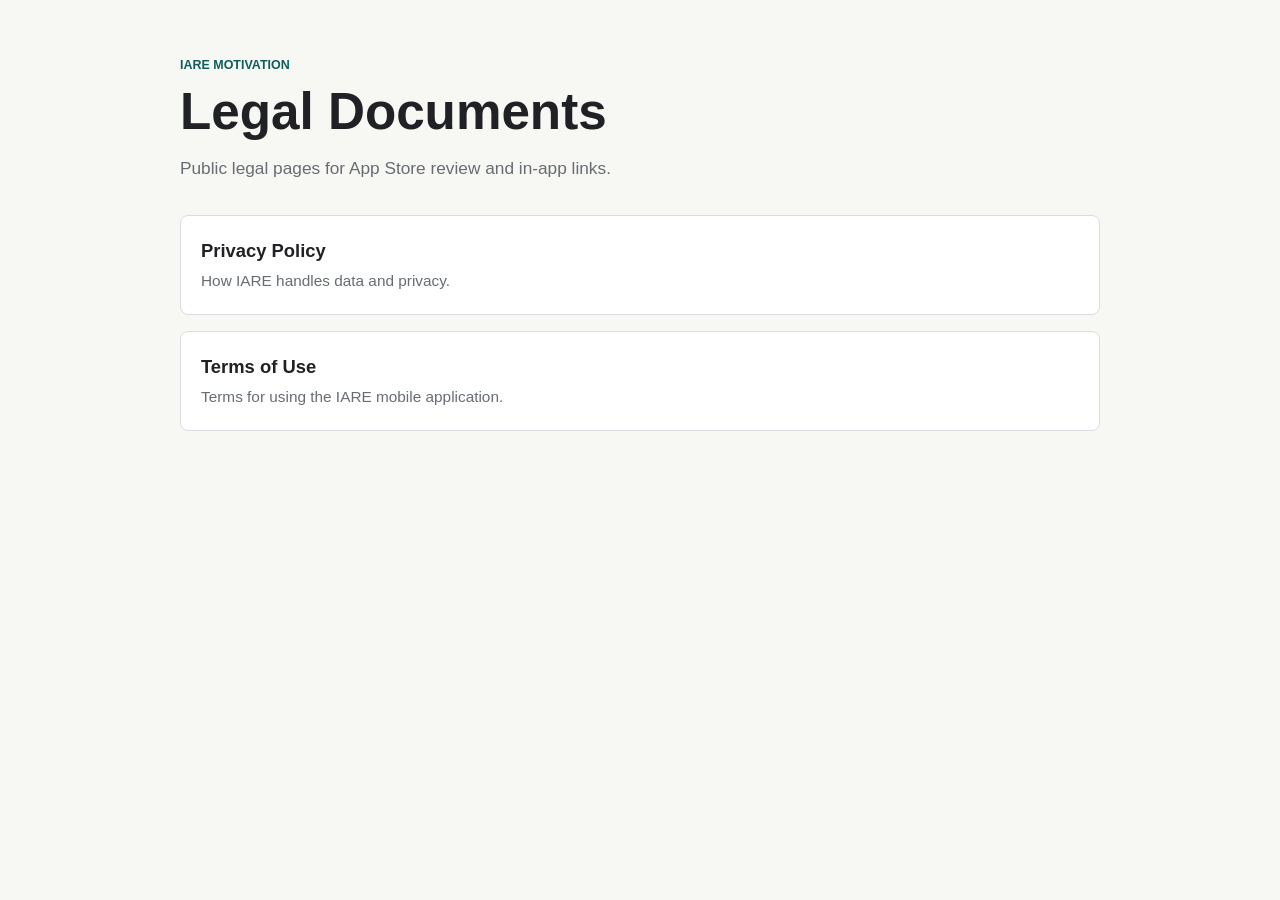
<file: index.html>
<!doctype html>
<html lang="en">
<head>
  <meta charset="utf-8">
  <meta name="viewport" content="width=device-width, initial-scale=1">
  <title>IARE Motivation Legal</title>
  <meta name="description" content="Legal documents for the IARE Motivation mobile application.">
  <link rel="stylesheet" href="styles.css">
</head>
<body>
  <main class="page">
    <header class="hero">
      <p class="eyebrow">IARE Motivation</p>
      <h1>Legal Documents</h1>
      <p class="lede">Public legal pages for App Store review and in-app links.</p>
    </header>

    <section class="links" aria-label="Legal document links">
      <a class="document-link" href="privacy.html">
        <span>Privacy Policy</span>
        <small>How IARE handles data and privacy.</small>
      </a>
      <a class="document-link" href="terms.html">
        <span>Terms of Use</span>
        <small>Terms for using the IARE mobile application.</small>
      </a>
    </section>
  </main>
</body>
</html>
</file>
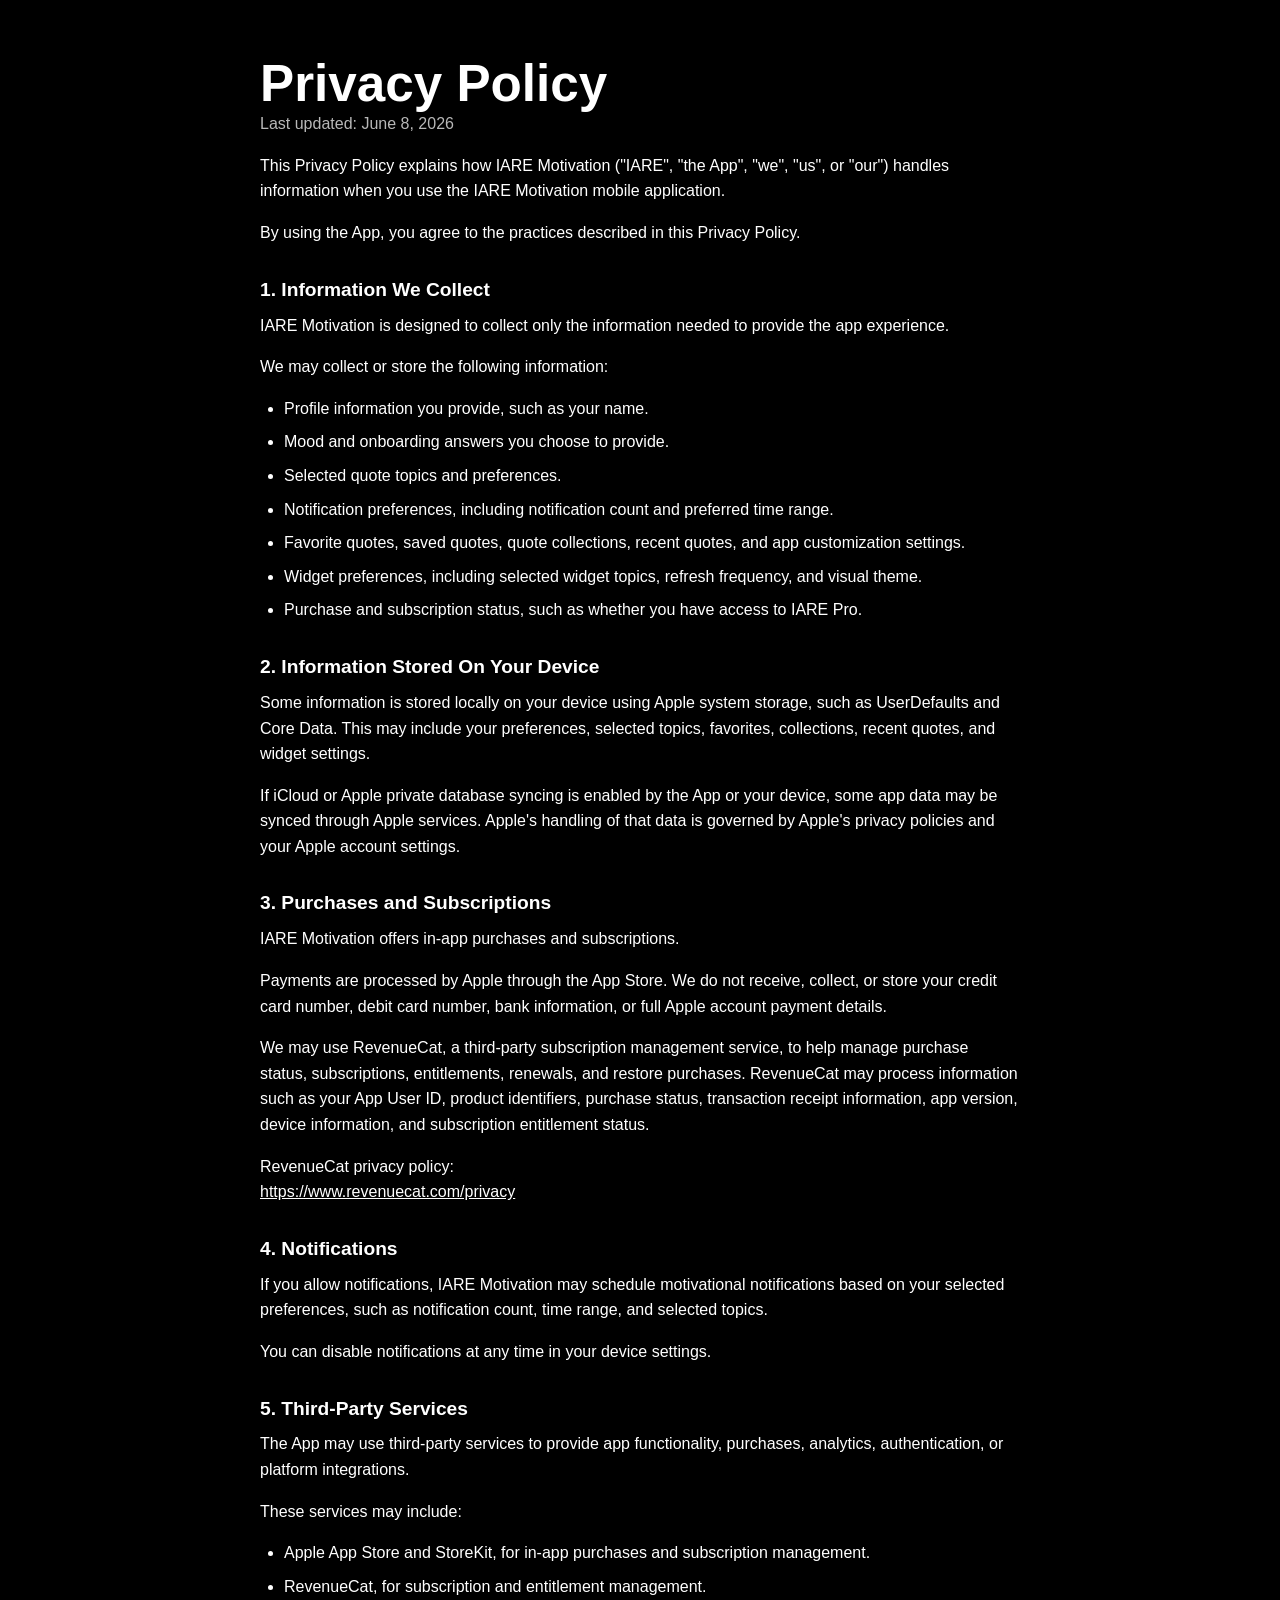
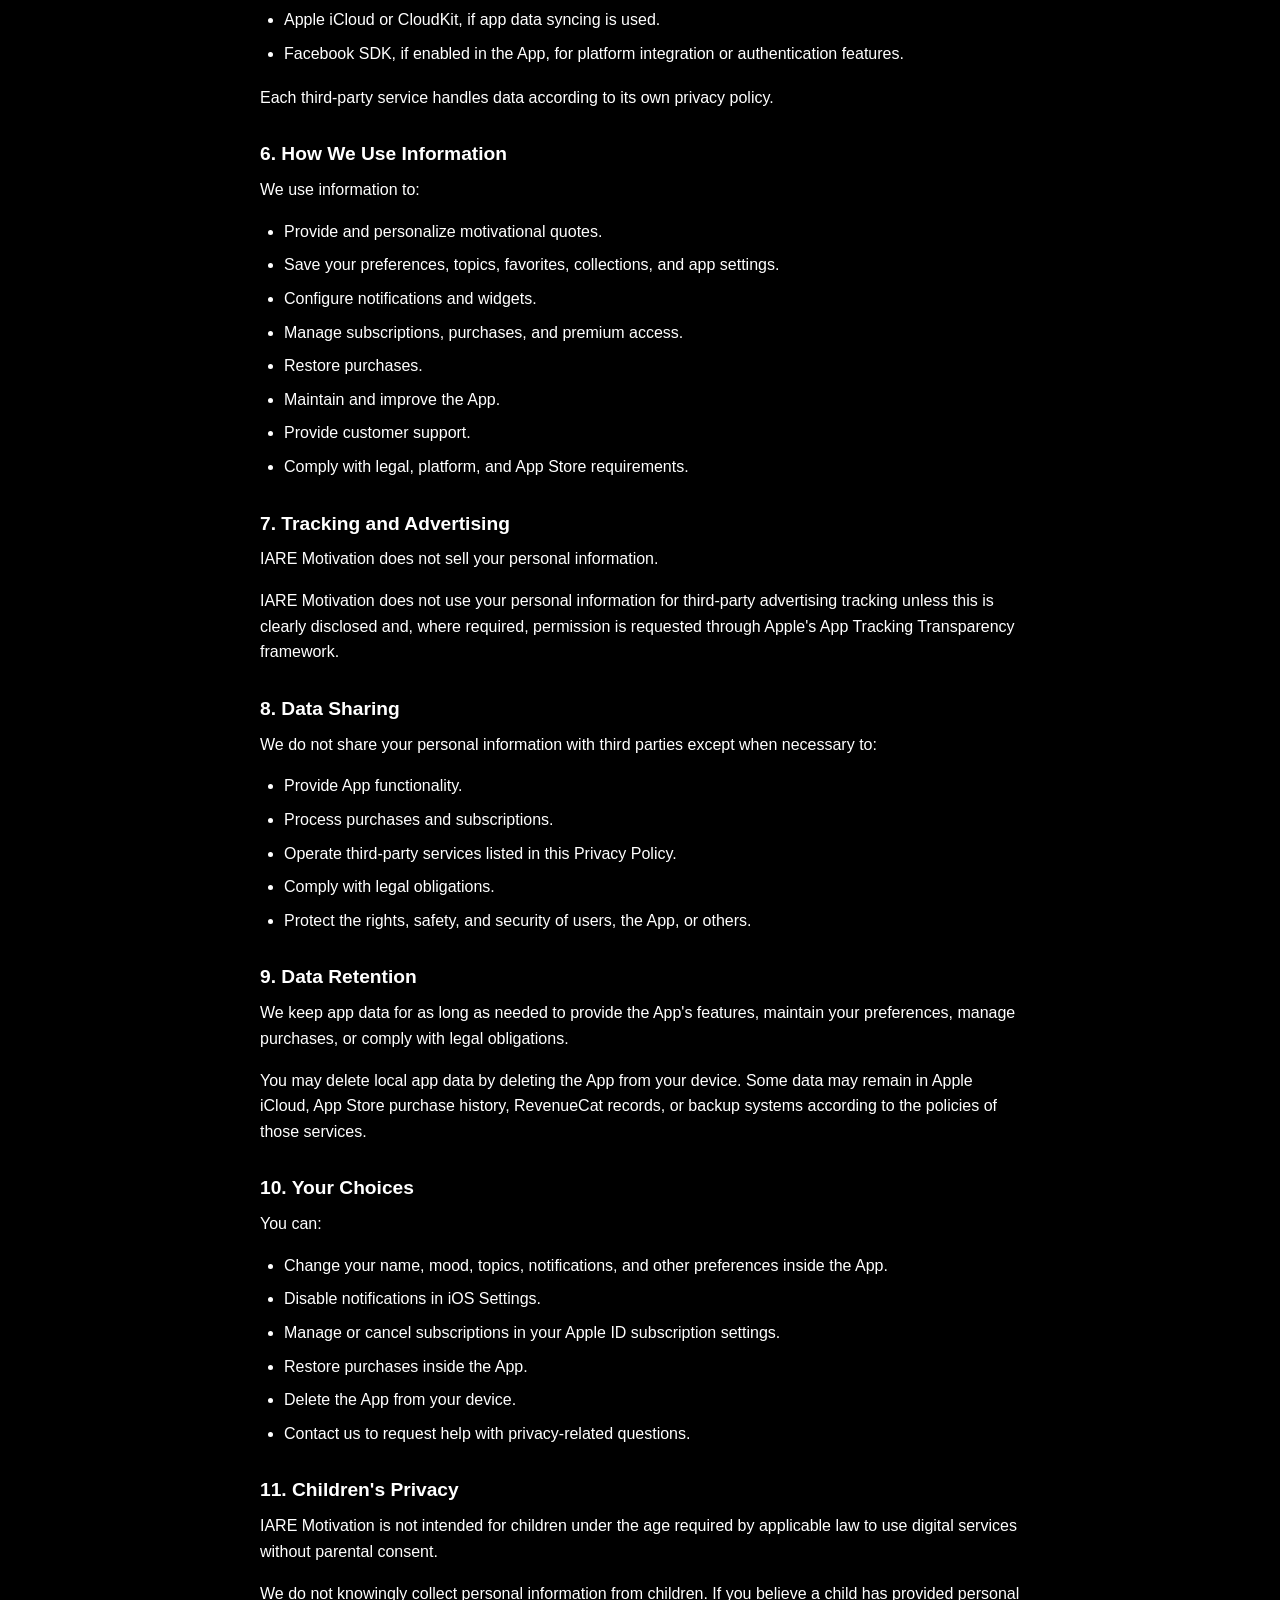
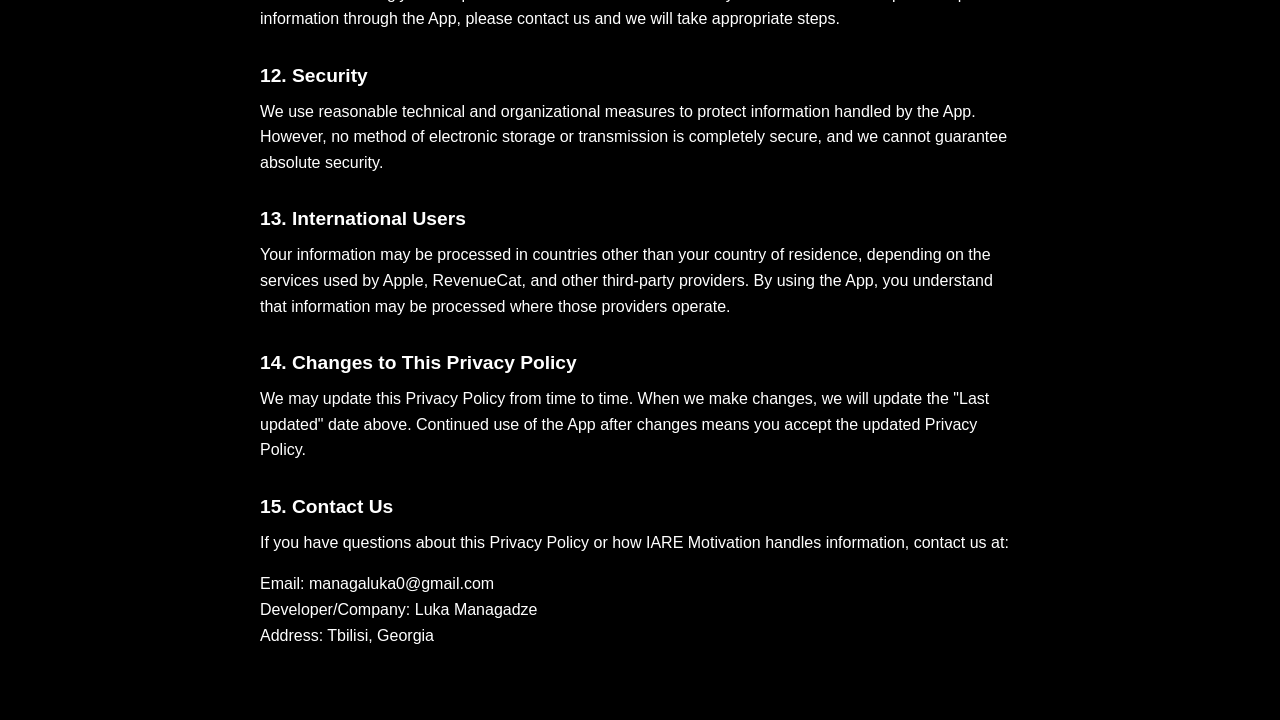
<file: privacy/index.html>
<!doctype html>
<html lang="en">
<head>
  <meta charset="utf-8">
  <meta name="viewport" content="width=device-width, initial-scale=1">
  <title>IARE Motivation Privacy Policy</title>
  <meta name="description" content="Privacy Policy for the IARE Motivation mobile application.">
  <link rel="stylesheet" href="../assets/css/styles.css">
</head>
<body>
  <main class="page document">
    <article>
      <header>
        <h1>Privacy Policy</h1>
        <p class="updated">Last updated: June 8, 2026</p>
      </header>

      <p>This Privacy Policy explains how IARE Motivation ("IARE", "the App", "we", "us", or "our") handles information when you use the IARE Motivation mobile application.</p>

      <p>By using the App, you agree to the practices described in this Privacy Policy.</p>

      <section>
        <h2>1. Information We Collect</h2>
        <p>IARE Motivation is designed to collect only the information needed to provide the app experience.</p>
        <p>We may collect or store the following information:</p>
        <ul>
          <li>Profile information you provide, such as your name.</li>
          <li>Mood and onboarding answers you choose to provide.</li>
          <li>Selected quote topics and preferences.</li>
          <li>Notification preferences, including notification count and preferred time range.</li>
          <li>Favorite quotes, saved quotes, quote collections, recent quotes, and app customization settings.</li>
          <li>Widget preferences, including selected widget topics, refresh frequency, and visual theme.</li>
          <li>Purchase and subscription status, such as whether you have access to IARE Pro.</li>
        </ul>
      </section>

      <section>
        <h2>2. Information Stored On Your Device</h2>
        <p>Some information is stored locally on your device using Apple system storage, such as UserDefaults and Core Data. This may include your preferences, selected topics, favorites, collections, recent quotes, and widget settings.</p>
        <p>If iCloud or Apple private database syncing is enabled by the App or your device, some app data may be synced through Apple services. Apple's handling of that data is governed by Apple's privacy policies and your Apple account settings.</p>
      </section>

      <section>
        <h2>3. Purchases and Subscriptions</h2>
        <p>IARE Motivation offers in-app purchases and subscriptions.</p>
        <p>Payments are processed by Apple through the App Store. We do not receive, collect, or store your credit card number, debit card number, bank information, or full Apple account payment details.</p>
        <p>We may use RevenueCat, a third-party subscription management service, to help manage purchase status, subscriptions, entitlements, renewals, and restore purchases. RevenueCat may process information such as your App User ID, product identifiers, purchase status, transaction receipt information, app version, device information, and subscription entitlement status.</p>
        <p>RevenueCat privacy policy:<br><a href="https://www.revenuecat.com/privacy">https://www.revenuecat.com/privacy</a></p>
      </section>

      <section>
        <h2>4. Notifications</h2>
        <p>If you allow notifications, IARE Motivation may schedule motivational notifications based on your selected preferences, such as notification count, time range, and selected topics.</p>
        <p>You can disable notifications at any time in your device settings.</p>
      </section>

      <section>
        <h2>5. Third-Party Services</h2>
        <p>The App may use third-party services to provide app functionality, purchases, analytics, authentication, or platform integrations.</p>
        <p>These services may include:</p>
        <ul>
          <li>Apple App Store and StoreKit, for in-app purchases and subscription management.</li>
          <li>RevenueCat, for subscription and entitlement management.</li>
          <li>Apple iCloud or CloudKit, if app data syncing is used.</li>
          <li>Facebook SDK, if enabled in the App, for platform integration or authentication features.</li>
        </ul>
        <p>Each third-party service handles data according to its own privacy policy.</p>
      </section>

      <section>
        <h2>6. How We Use Information</h2>
        <p>We use information to:</p>
        <ul>
          <li>Provide and personalize motivational quotes.</li>
          <li>Save your preferences, topics, favorites, collections, and app settings.</li>
          <li>Configure notifications and widgets.</li>
          <li>Manage subscriptions, purchases, and premium access.</li>
          <li>Restore purchases.</li>
          <li>Maintain and improve the App.</li>
          <li>Provide customer support.</li>
          <li>Comply with legal, platform, and App Store requirements.</li>
        </ul>
      </section>

      <section>
        <h2>7. Tracking and Advertising</h2>
        <p>IARE Motivation does not sell your personal information.</p>
        <p>IARE Motivation does not use your personal information for third-party advertising tracking unless this is clearly disclosed and, where required, permission is requested through Apple's App Tracking Transparency framework.</p>
      </section>

      <section>
        <h2>8. Data Sharing</h2>
        <p>We do not share your personal information with third parties except when necessary to:</p>
        <ul>
          <li>Provide App functionality.</li>
          <li>Process purchases and subscriptions.</li>
          <li>Operate third-party services listed in this Privacy Policy.</li>
          <li>Comply with legal obligations.</li>
          <li>Protect the rights, safety, and security of users, the App, or others.</li>
        </ul>
      </section>

      <section>
        <h2>9. Data Retention</h2>
        <p>We keep app data for as long as needed to provide the App's features, maintain your preferences, manage purchases, or comply with legal obligations.</p>
        <p>You may delete local app data by deleting the App from your device. Some data may remain in Apple iCloud, App Store purchase history, RevenueCat records, or backup systems according to the policies of those services.</p>
      </section>

      <section>
        <h2>10. Your Choices</h2>
        <p>You can:</p>
        <ul>
          <li>Change your name, mood, topics, notifications, and other preferences inside the App.</li>
          <li>Disable notifications in iOS Settings.</li>
          <li>Manage or cancel subscriptions in your Apple ID subscription settings.</li>
          <li>Restore purchases inside the App.</li>
          <li>Delete the App from your device.</li>
          <li>Contact us to request help with privacy-related questions.</li>
        </ul>
      </section>

      <section>
        <h2>11. Children's Privacy</h2>
        <p>IARE Motivation is not intended for children under the age required by applicable law to use digital services without parental consent.</p>
        <p>We do not knowingly collect personal information from children. If you believe a child has provided personal information through the App, please contact us and we will take appropriate steps.</p>
      </section>

      <section>
        <h2>12. Security</h2>
        <p>We use reasonable technical and organizational measures to protect information handled by the App. However, no method of electronic storage or transmission is completely secure, and we cannot guarantee absolute security.</p>
      </section>

      <section>
        <h2>13. International Users</h2>
        <p>Your information may be processed in countries other than your country of residence, depending on the services used by Apple, RevenueCat, and other third-party providers. By using the App, you understand that information may be processed where those providers operate.</p>
      </section>

      <section>
        <h2>14. Changes to This Privacy Policy</h2>
        <p>We may update this Privacy Policy from time to time. When we make changes, we will update the "Last updated" date above. Continued use of the App after changes means you accept the updated Privacy Policy.</p>
      </section>

      <section>
        <h2>15. Contact Us</h2>
        <p>If you have questions about this Privacy Policy or how IARE Motivation handles information, contact us at:</p>
        <p>
          Email: managaluka0@gmail.com<br>
          Developer/Company: Luka Managadze<br>
          Address: Tbilisi, Georgia
        </p>
      </section>
    </article>
  </main>
</body>
</html>
</file>
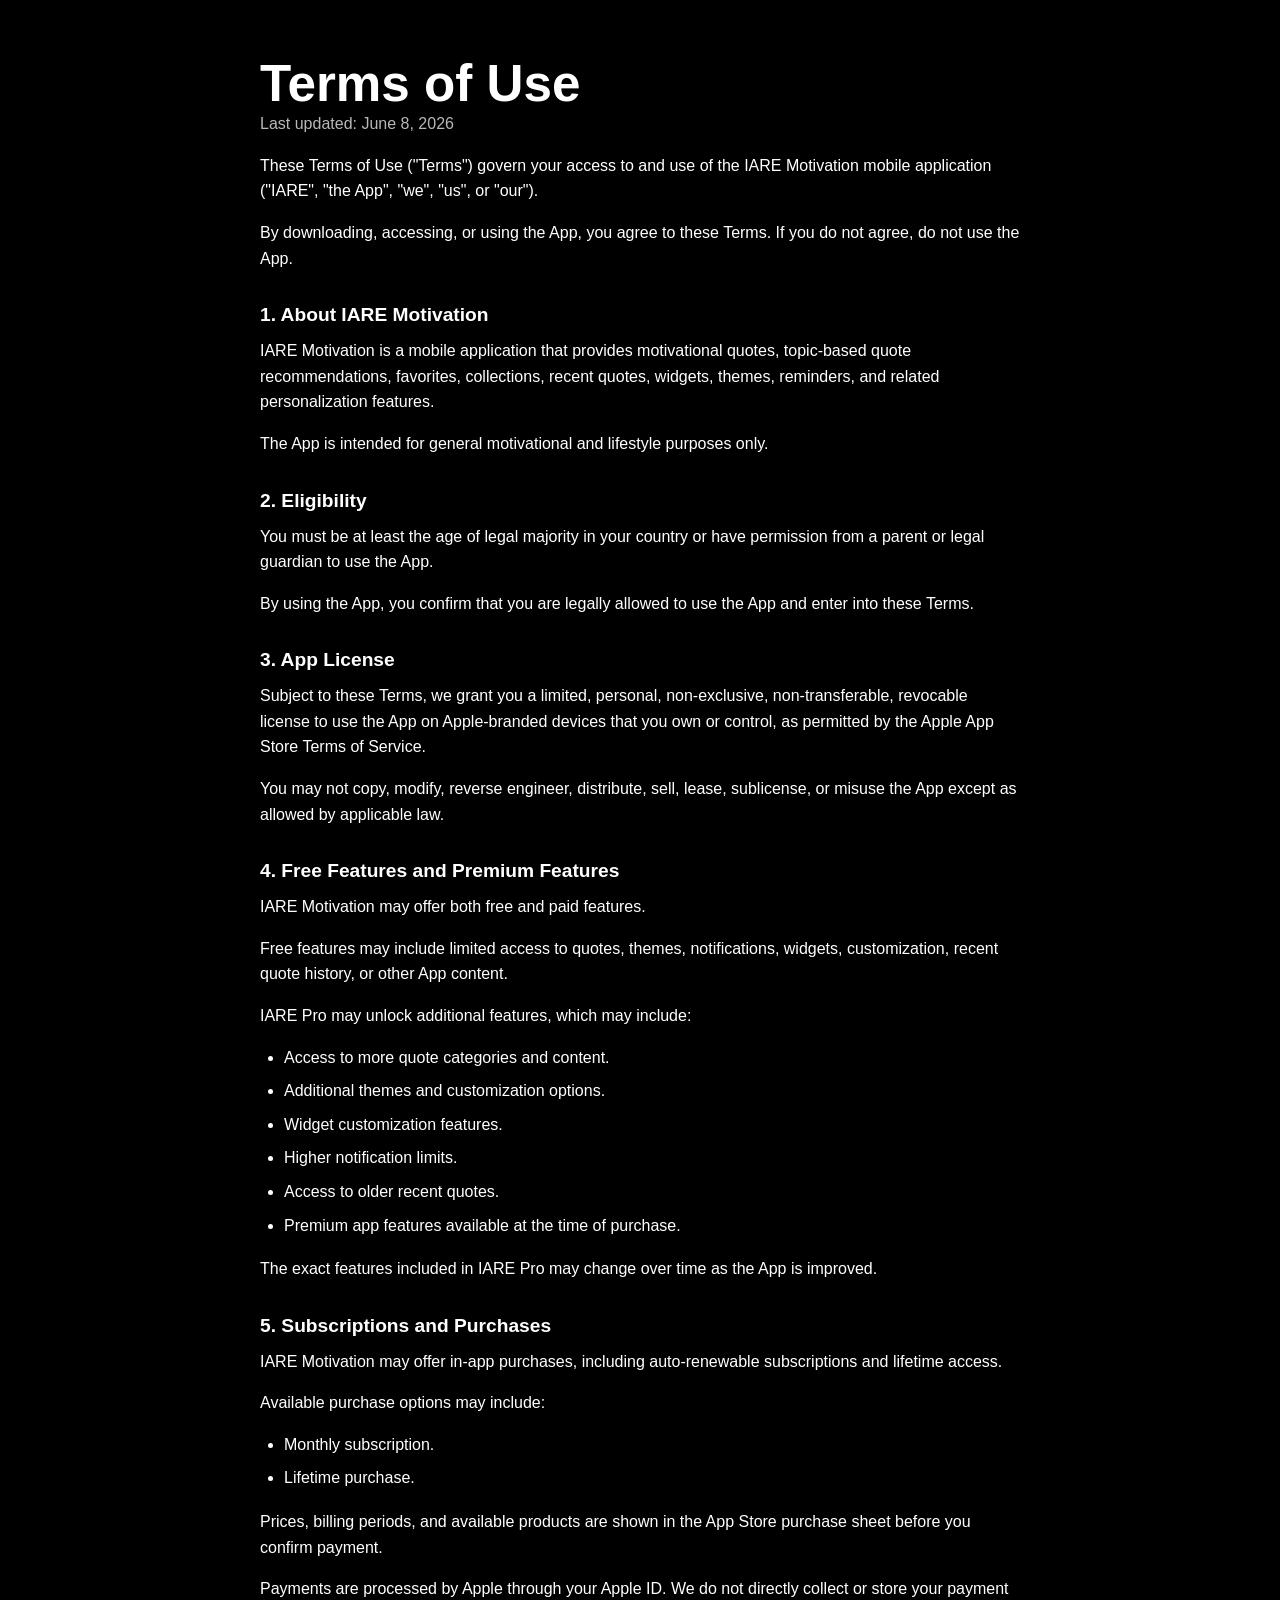
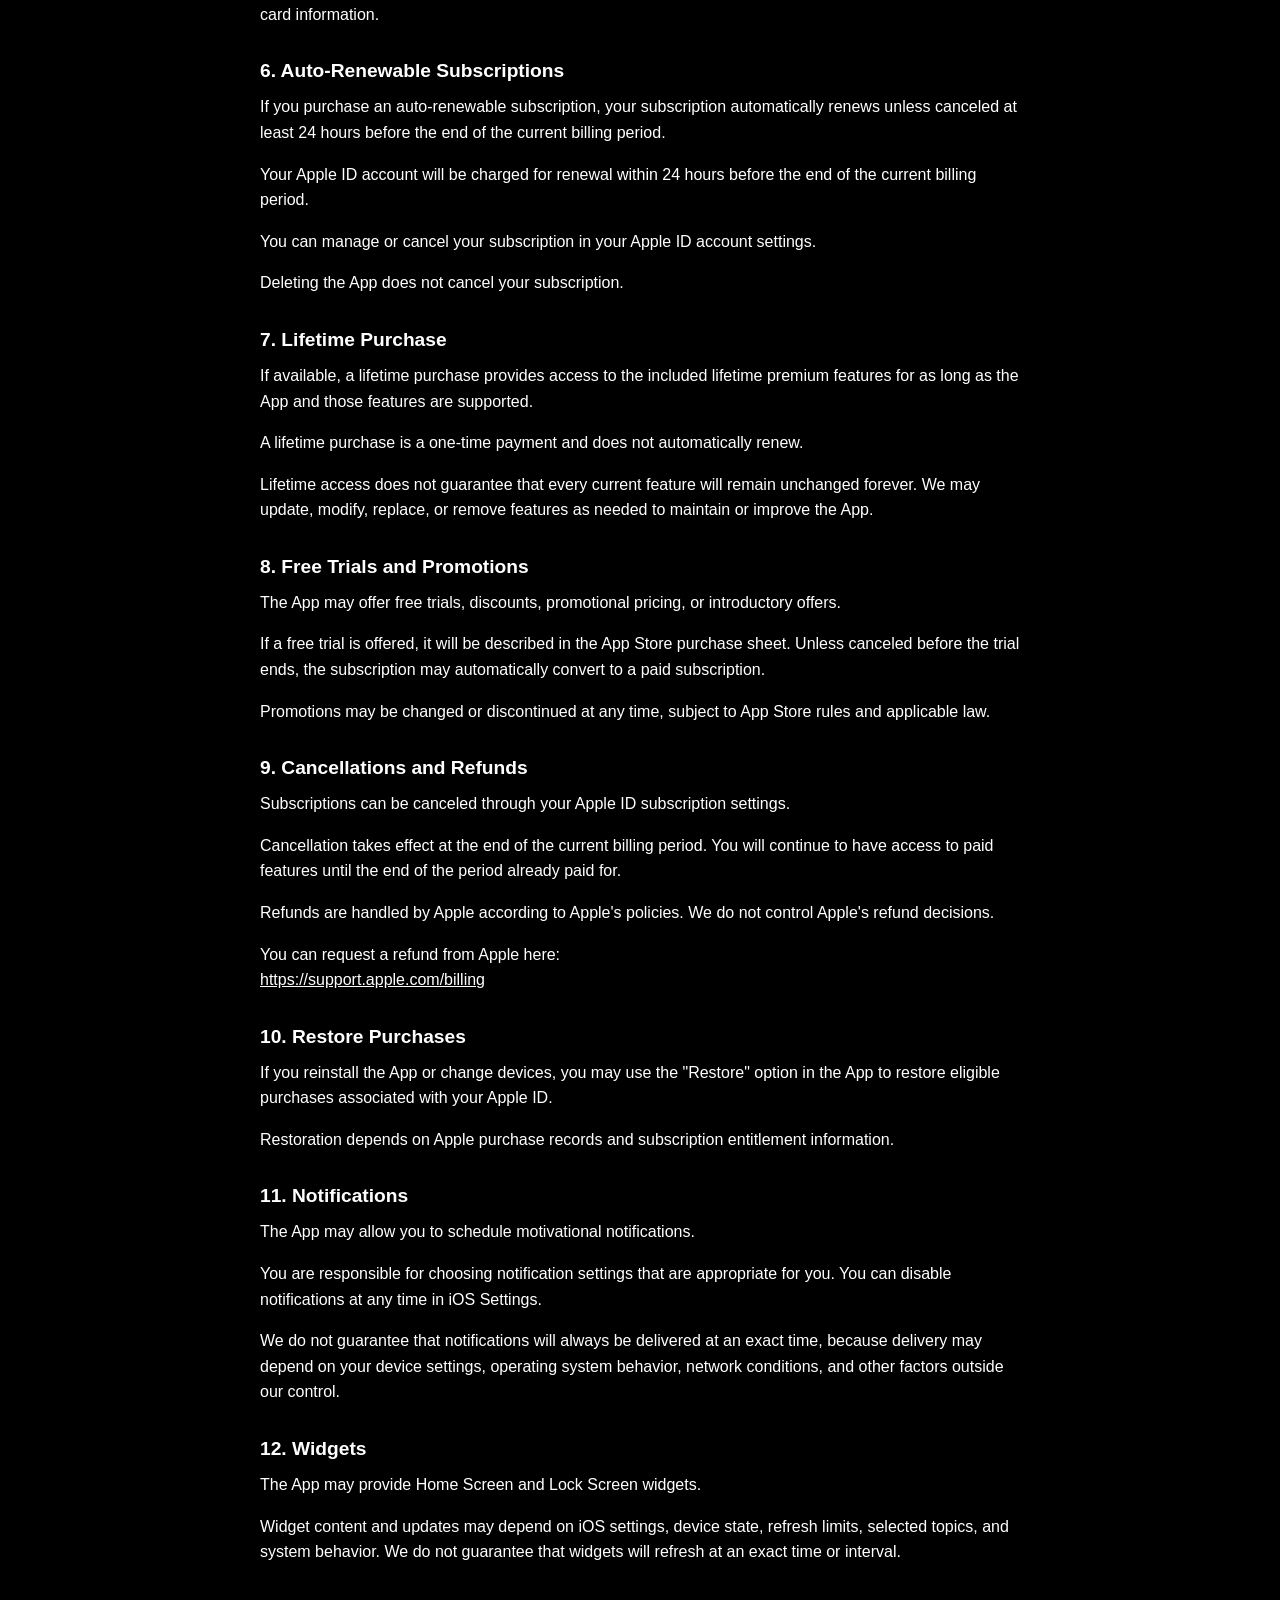
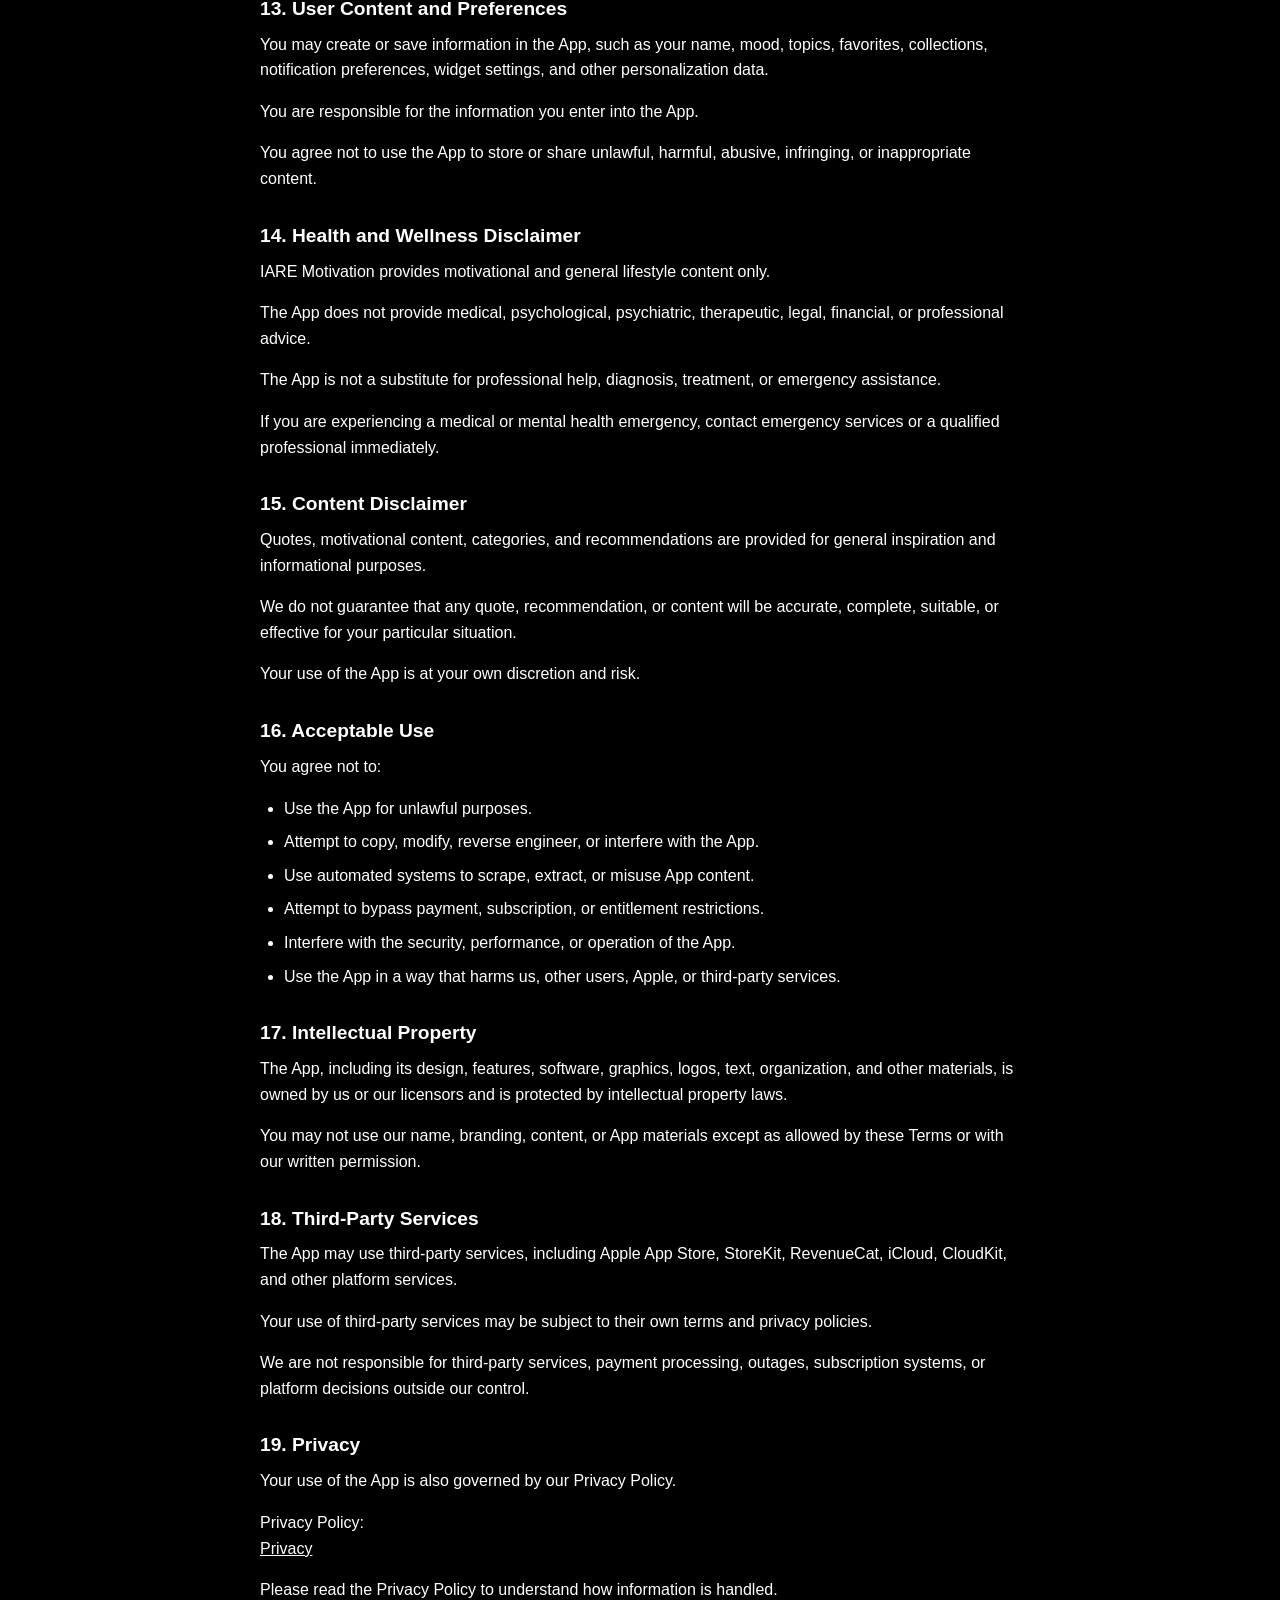
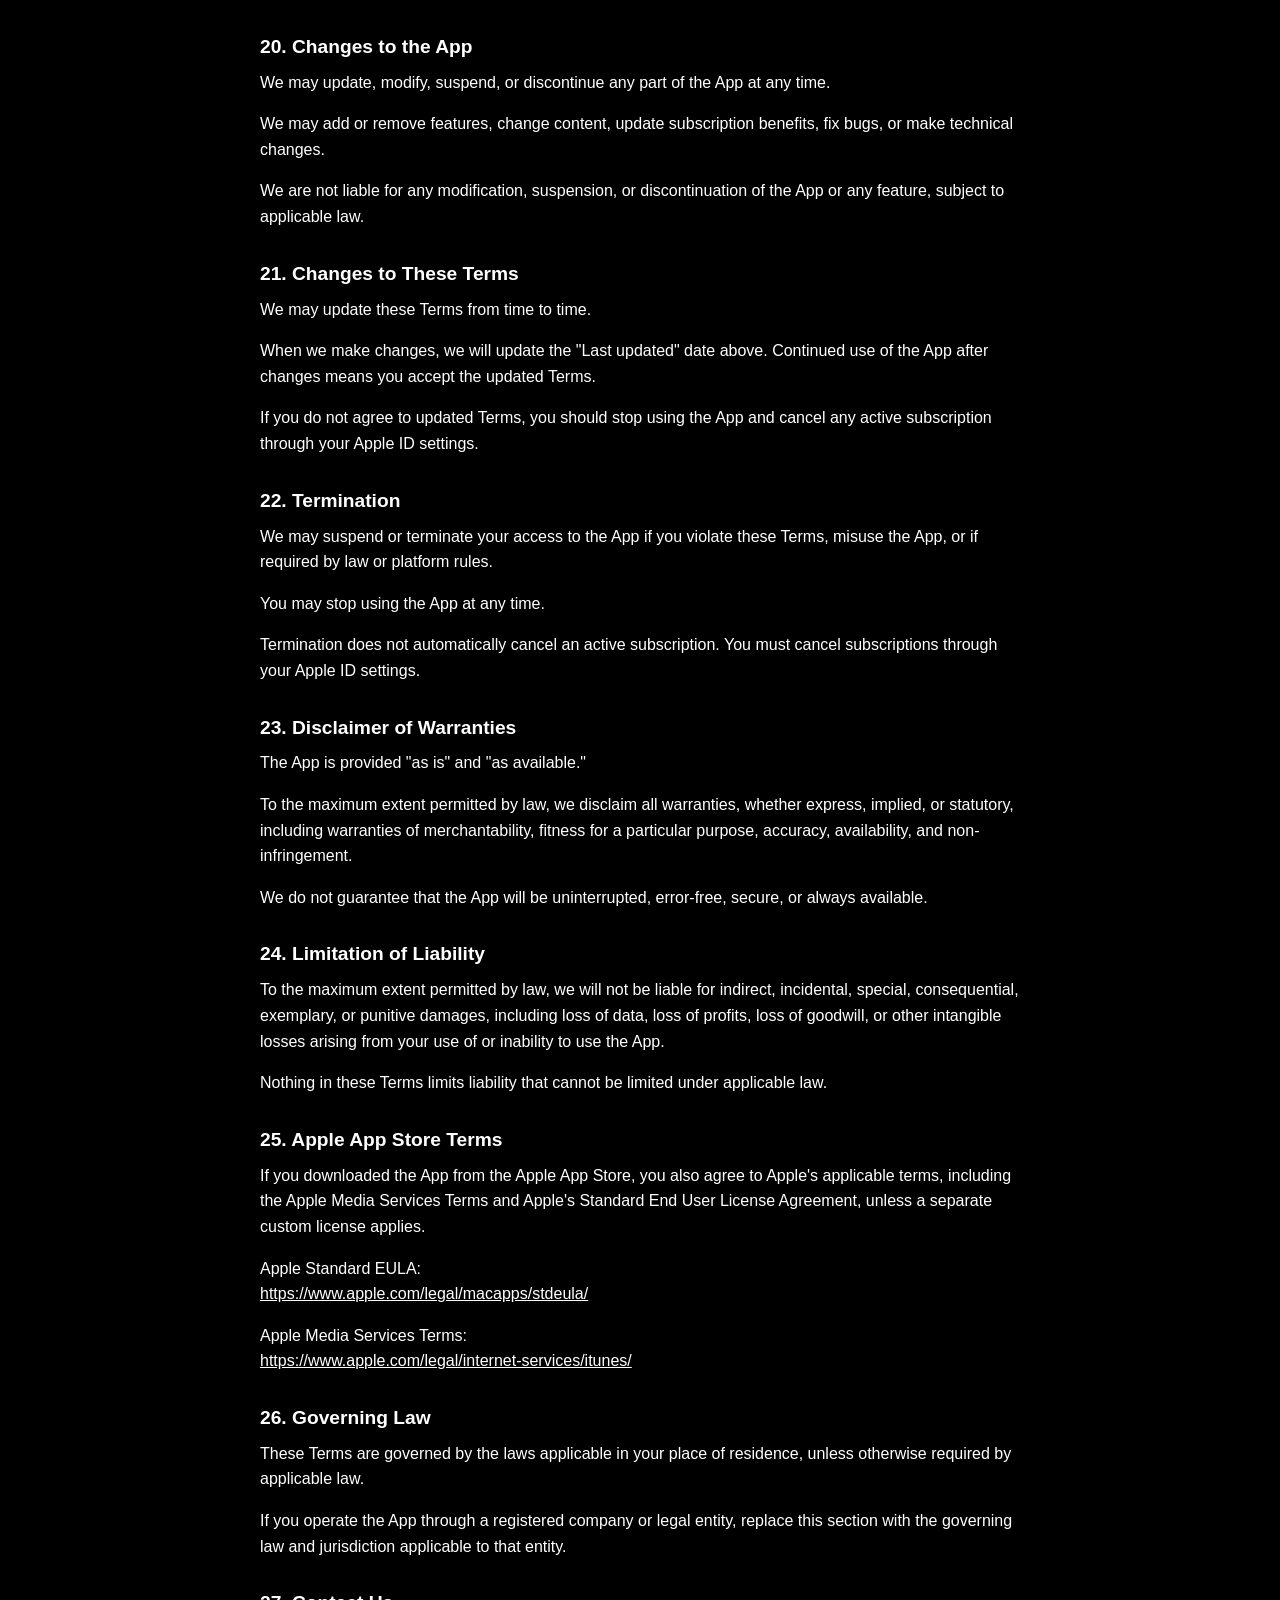
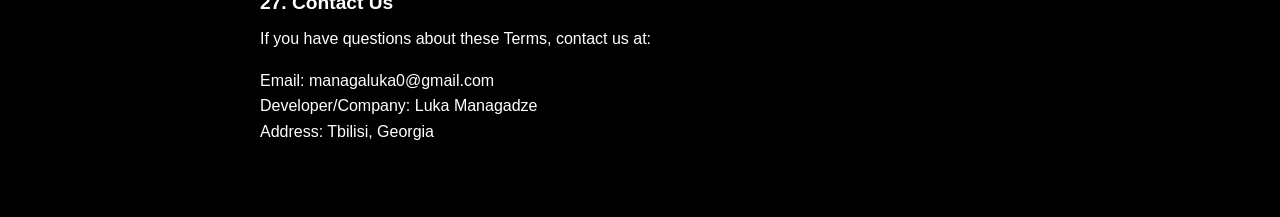
<file: terms/index.html>
<!doctype html>
<html lang="en">
<head>
  <meta charset="utf-8">
  <meta name="viewport" content="width=device-width, initial-scale=1">
  <title>IARE Motivation Terms of Use</title>
  <meta name="description" content="Terms of Use for the IARE Motivation mobile application.">
  <link rel="stylesheet" href="../assets/css/styles.css">
</head>
<body>
  <main class="page document">
    <article>
      <header>
        <h1>Terms of Use</h1>
        <p class="updated">Last updated: June 8, 2026</p>
      </header>

      <p>These Terms of Use ("Terms") govern your access to and use of the IARE Motivation mobile application ("IARE", "the App", "we", "us", or "our").</p>

      <p>By downloading, accessing, or using the App, you agree to these Terms. If you do not agree, do not use the App.</p>

      <section>
        <h2>1. About IARE Motivation</h2>
        <p>IARE Motivation is a mobile application that provides motivational quotes, topic-based quote recommendations, favorites, collections, recent quotes, widgets, themes, reminders, and related personalization features.</p>
        <p>The App is intended for general motivational and lifestyle purposes only.</p>
      </section>

      <section>
        <h2>2. Eligibility</h2>
        <p>You must be at least the age of legal majority in your country or have permission from a parent or legal guardian to use the App.</p>
        <p>By using the App, you confirm that you are legally allowed to use the App and enter into these Terms.</p>
      </section>

      <section>
        <h2>3. App License</h2>
        <p>Subject to these Terms, we grant you a limited, personal, non-exclusive, non-transferable, revocable license to use the App on Apple-branded devices that you own or control, as permitted by the Apple App Store Terms of Service.</p>
        <p>You may not copy, modify, reverse engineer, distribute, sell, lease, sublicense, or misuse the App except as allowed by applicable law.</p>
      </section>

      <section>
        <h2>4. Free Features and Premium Features</h2>
        <p>IARE Motivation may offer both free and paid features.</p>
        <p>Free features may include limited access to quotes, themes, notifications, widgets, customization, recent quote history, or other App content.</p>
        <p>IARE Pro may unlock additional features, which may include:</p>
        <ul>
          <li>Access to more quote categories and content.</li>
          <li>Additional themes and customization options.</li>
          <li>Widget customization features.</li>
          <li>Higher notification limits.</li>
          <li>Access to older recent quotes.</li>
          <li>Premium app features available at the time of purchase.</li>
        </ul>
        <p>The exact features included in IARE Pro may change over time as the App is improved.</p>
      </section>

      <section>
        <h2>5. Subscriptions and Purchases</h2>
        <p>IARE Motivation may offer in-app purchases, including auto-renewable subscriptions and lifetime access.</p>
        <p>Available purchase options may include:</p>
        <ul>
          <li>Monthly subscription.</li>
          <li>Lifetime purchase.</li>
        </ul>
        <p>Prices, billing periods, and available products are shown in the App Store purchase sheet before you confirm payment.</p>
        <p>Payments are processed by Apple through your Apple ID. We do not directly collect or store your payment card information.</p>
      </section>

      <section>
        <h2>6. Auto-Renewable Subscriptions</h2>
        <p>If you purchase an auto-renewable subscription, your subscription automatically renews unless canceled at least 24 hours before the end of the current billing period.</p>
        <p>Your Apple ID account will be charged for renewal within 24 hours before the end of the current billing period.</p>
        <p>You can manage or cancel your subscription in your Apple ID account settings.</p>
        <p>Deleting the App does not cancel your subscription.</p>
      </section>

      <section>
        <h2>7. Lifetime Purchase</h2>
        <p>If available, a lifetime purchase provides access to the included lifetime premium features for as long as the App and those features are supported.</p>
        <p>A lifetime purchase is a one-time payment and does not automatically renew.</p>
        <p>Lifetime access does not guarantee that every current feature will remain unchanged forever. We may update, modify, replace, or remove features as needed to maintain or improve the App.</p>
      </section>

      <section>
        <h2>8. Free Trials and Promotions</h2>
        <p>The App may offer free trials, discounts, promotional pricing, or introductory offers.</p>
        <p>If a free trial is offered, it will be described in the App Store purchase sheet. Unless canceled before the trial ends, the subscription may automatically convert to a paid subscription.</p>
        <p>Promotions may be changed or discontinued at any time, subject to App Store rules and applicable law.</p>
      </section>

      <section>
        <h2>9. Cancellations and Refunds</h2>
        <p>Subscriptions can be canceled through your Apple ID subscription settings.</p>
        <p>Cancellation takes effect at the end of the current billing period. You will continue to have access to paid features until the end of the period already paid for.</p>
        <p>Refunds are handled by Apple according to Apple's policies. We do not control Apple's refund decisions.</p>
        <p>You can request a refund from Apple here:<br><a href="https://support.apple.com/billing">https://support.apple.com/billing</a></p>
      </section>

      <section>
        <h2>10. Restore Purchases</h2>
        <p>If you reinstall the App or change devices, you may use the "Restore" option in the App to restore eligible purchases associated with your Apple ID.</p>
        <p>Restoration depends on Apple purchase records and subscription entitlement information.</p>
      </section>

      <section>
        <h2>11. Notifications</h2>
        <p>The App may allow you to schedule motivational notifications.</p>
        <p>You are responsible for choosing notification settings that are appropriate for you. You can disable notifications at any time in iOS Settings.</p>
        <p>We do not guarantee that notifications will always be delivered at an exact time, because delivery may depend on your device settings, operating system behavior, network conditions, and other factors outside our control.</p>
      </section>

      <section>
        <h2>12. Widgets</h2>
        <p>The App may provide Home Screen and Lock Screen widgets.</p>
        <p>Widget content and updates may depend on iOS settings, device state, refresh limits, selected topics, and system behavior. We do not guarantee that widgets will refresh at an exact time or interval.</p>
      </section>

      <section>
        <h2>13. User Content and Preferences</h2>
        <p>You may create or save information in the App, such as your name, mood, topics, favorites, collections, notification preferences, widget settings, and other personalization data.</p>
        <p>You are responsible for the information you enter into the App.</p>
        <p>You agree not to use the App to store or share unlawful, harmful, abusive, infringing, or inappropriate content.</p>
      </section>

      <section>
        <h2>14. Health and Wellness Disclaimer</h2>
        <p>IARE Motivation provides motivational and general lifestyle content only.</p>
        <p>The App does not provide medical, psychological, psychiatric, therapeutic, legal, financial, or professional advice.</p>
        <p>The App is not a substitute for professional help, diagnosis, treatment, or emergency assistance.</p>
        <p>If you are experiencing a medical or mental health emergency, contact emergency services or a qualified professional immediately.</p>
      </section>

      <section>
        <h2>15. Content Disclaimer</h2>
        <p>Quotes, motivational content, categories, and recommendations are provided for general inspiration and informational purposes.</p>
        <p>We do not guarantee that any quote, recommendation, or content will be accurate, complete, suitable, or effective for your particular situation.</p>
        <p>Your use of the App is at your own discretion and risk.</p>
      </section>

      <section>
        <h2>16. Acceptable Use</h2>
        <p>You agree not to:</p>
        <ul>
          <li>Use the App for unlawful purposes.</li>
          <li>Attempt to copy, modify, reverse engineer, or interfere with the App.</li>
          <li>Use automated systems to scrape, extract, or misuse App content.</li>
          <li>Attempt to bypass payment, subscription, or entitlement restrictions.</li>
          <li>Interfere with the security, performance, or operation of the App.</li>
          <li>Use the App in a way that harms us, other users, Apple, or third-party services.</li>
        </ul>
      </section>

      <section>
        <h2>17. Intellectual Property</h2>
        <p>The App, including its design, features, software, graphics, logos, text, organization, and other materials, is owned by us or our licensors and is protected by intellectual property laws.</p>
        <p>You may not use our name, branding, content, or App materials except as allowed by these Terms or with our written permission.</p>
      </section>

      <section>
        <h2>18. Third-Party Services</h2>
        <p>The App may use third-party services, including Apple App Store, StoreKit, RevenueCat, iCloud, CloudKit, and other platform services.</p>
        <p>Your use of third-party services may be subject to their own terms and privacy policies.</p>
        <p>We are not responsible for third-party services, payment processing, outages, subscription systems, or platform decisions outside our control.</p>
      </section>

      <section>
        <h2>19. Privacy</h2>
        <p>Your use of the App is also governed by our Privacy Policy.</p>
        <p>Privacy Policy:<br><a href="../privacy/">Privacy</a></p>
        <p>Please read the Privacy Policy to understand how information is handled.</p>
      </section>

      <section>
        <h2>20. Changes to the App</h2>
        <p>We may update, modify, suspend, or discontinue any part of the App at any time.</p>
        <p>We may add or remove features, change content, update subscription benefits, fix bugs, or make technical changes.</p>
        <p>We are not liable for any modification, suspension, or discontinuation of the App or any feature, subject to applicable law.</p>
      </section>

      <section>
        <h2>21. Changes to These Terms</h2>
        <p>We may update these Terms from time to time.</p>
        <p>When we make changes, we will update the "Last updated" date above. Continued use of the App after changes means you accept the updated Terms.</p>
        <p>If you do not agree to updated Terms, you should stop using the App and cancel any active subscription through your Apple ID settings.</p>
      </section>

      <section>
        <h2>22. Termination</h2>
        <p>We may suspend or terminate your access to the App if you violate these Terms, misuse the App, or if required by law or platform rules.</p>
        <p>You may stop using the App at any time.</p>
        <p>Termination does not automatically cancel an active subscription. You must cancel subscriptions through your Apple ID settings.</p>
      </section>

      <section>
        <h2>23. Disclaimer of Warranties</h2>
        <p>The App is provided "as is" and "as available."</p>
        <p>To the maximum extent permitted by law, we disclaim all warranties, whether express, implied, or statutory, including warranties of merchantability, fitness for a particular purpose, accuracy, availability, and non-infringement.</p>
        <p>We do not guarantee that the App will be uninterrupted, error-free, secure, or always available.</p>
      </section>

      <section>
        <h2>24. Limitation of Liability</h2>
        <p>To the maximum extent permitted by law, we will not be liable for indirect, incidental, special, consequential, exemplary, or punitive damages, including loss of data, loss of profits, loss of goodwill, or other intangible losses arising from your use of or inability to use the App.</p>
        <p>Nothing in these Terms limits liability that cannot be limited under applicable law.</p>
      </section>

      <section>
        <h2>25. Apple App Store Terms</h2>
        <p>If you downloaded the App from the Apple App Store, you also agree to Apple's applicable terms, including the Apple Media Services Terms and Apple's Standard End User License Agreement, unless a separate custom license applies.</p>
        <p>Apple Standard EULA:<br><a href="https://www.apple.com/legal/macapps/stdeula/">https://www.apple.com/legal/macapps/stdeula/</a></p>
        <p>Apple Media Services Terms:<br><a href="https://www.apple.com/legal/internet-services/itunes/">https://www.apple.com/legal/internet-services/itunes/</a></p>
      </section>

      <section>
        <h2>26. Governing Law</h2>
        <p>These Terms are governed by the laws applicable in your place of residence, unless otherwise required by applicable law.</p>
        <p>If you operate the App through a registered company or legal entity, replace this section with the governing law and jurisdiction applicable to that entity.</p>
      </section>

      <section>
        <h2>27. Contact Us</h2>
        <p>If you have questions about these Terms, contact us at:</p>
        <p>
          Email: managaluka0@gmail.com<br>
          Developer/Company: Luka Managadze<br>
          Address: Tbilisi, Georgia
        </p>
      </section>
    </article>
  </main>
</body>
</html>
</file>
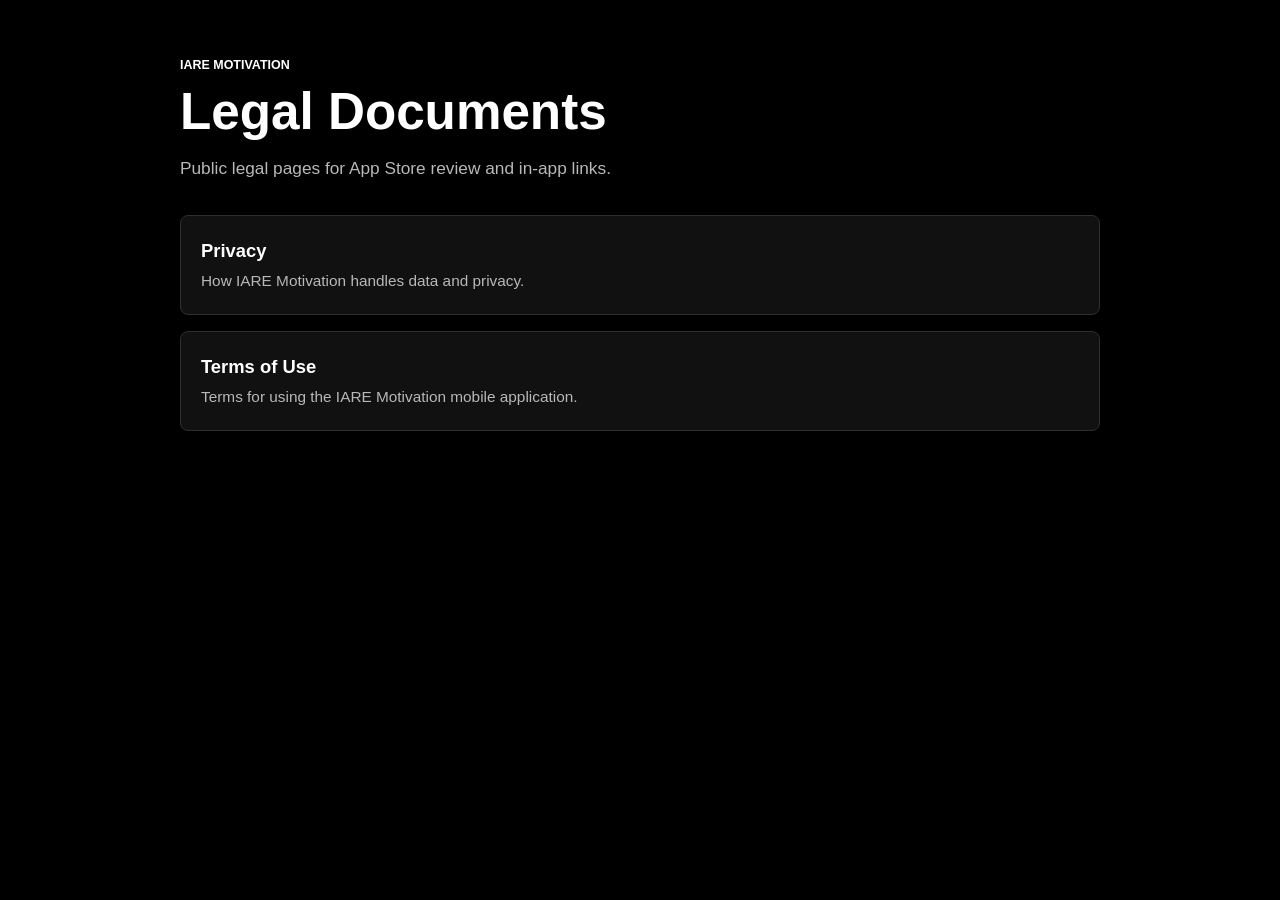
<file: legal.html>
<!doctype html>
<html lang="en">
<head>
  <meta charset="utf-8">
  <meta name="viewport" content="width=device-width, initial-scale=1">
  <title>IARE Motivation Legal</title>
  <meta name="description" content="Legal documents for the IARE Motivation mobile application.">
  <link rel="stylesheet" href="assets/css/styles.css">
</head>
<body>
  <main class="page">
    <header class="hero">
      <p class="eyebrow">IARE Motivation</p>
      <h1>Legal Documents</h1>
      <p class="lede">Public legal pages for App Store review and in-app links.</p>
    </header>

    <section class="links" aria-label="Legal document links">
      <a class="document-link" href="privacy/">
        <span>Privacy</span>
        <small>How IARE Motivation handles data and privacy.</small>
      </a>
      <a class="document-link" href="terms/">
        <span>Terms of Use</span>
        <small>Terms for using the IARE Motivation mobile application.</small>
      </a>
    </section>
  </main>
</body>
</html>
</file>
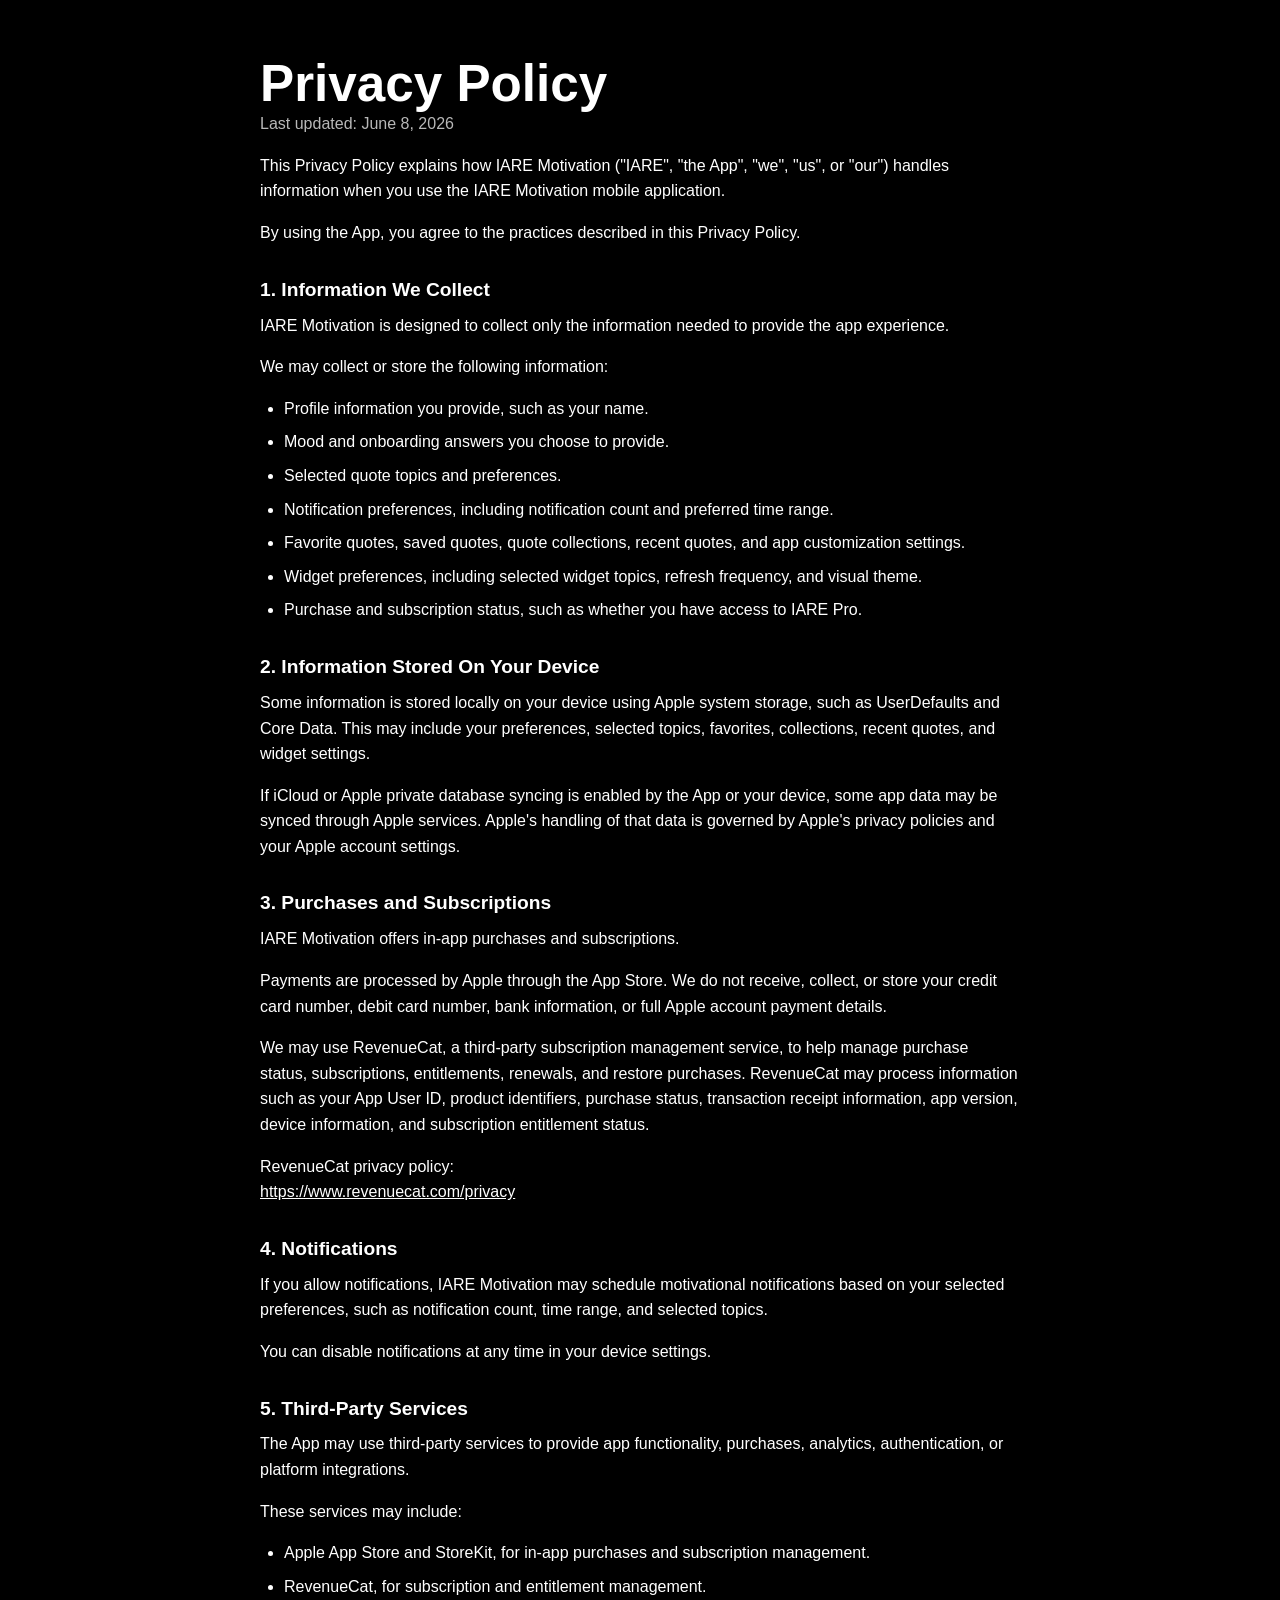
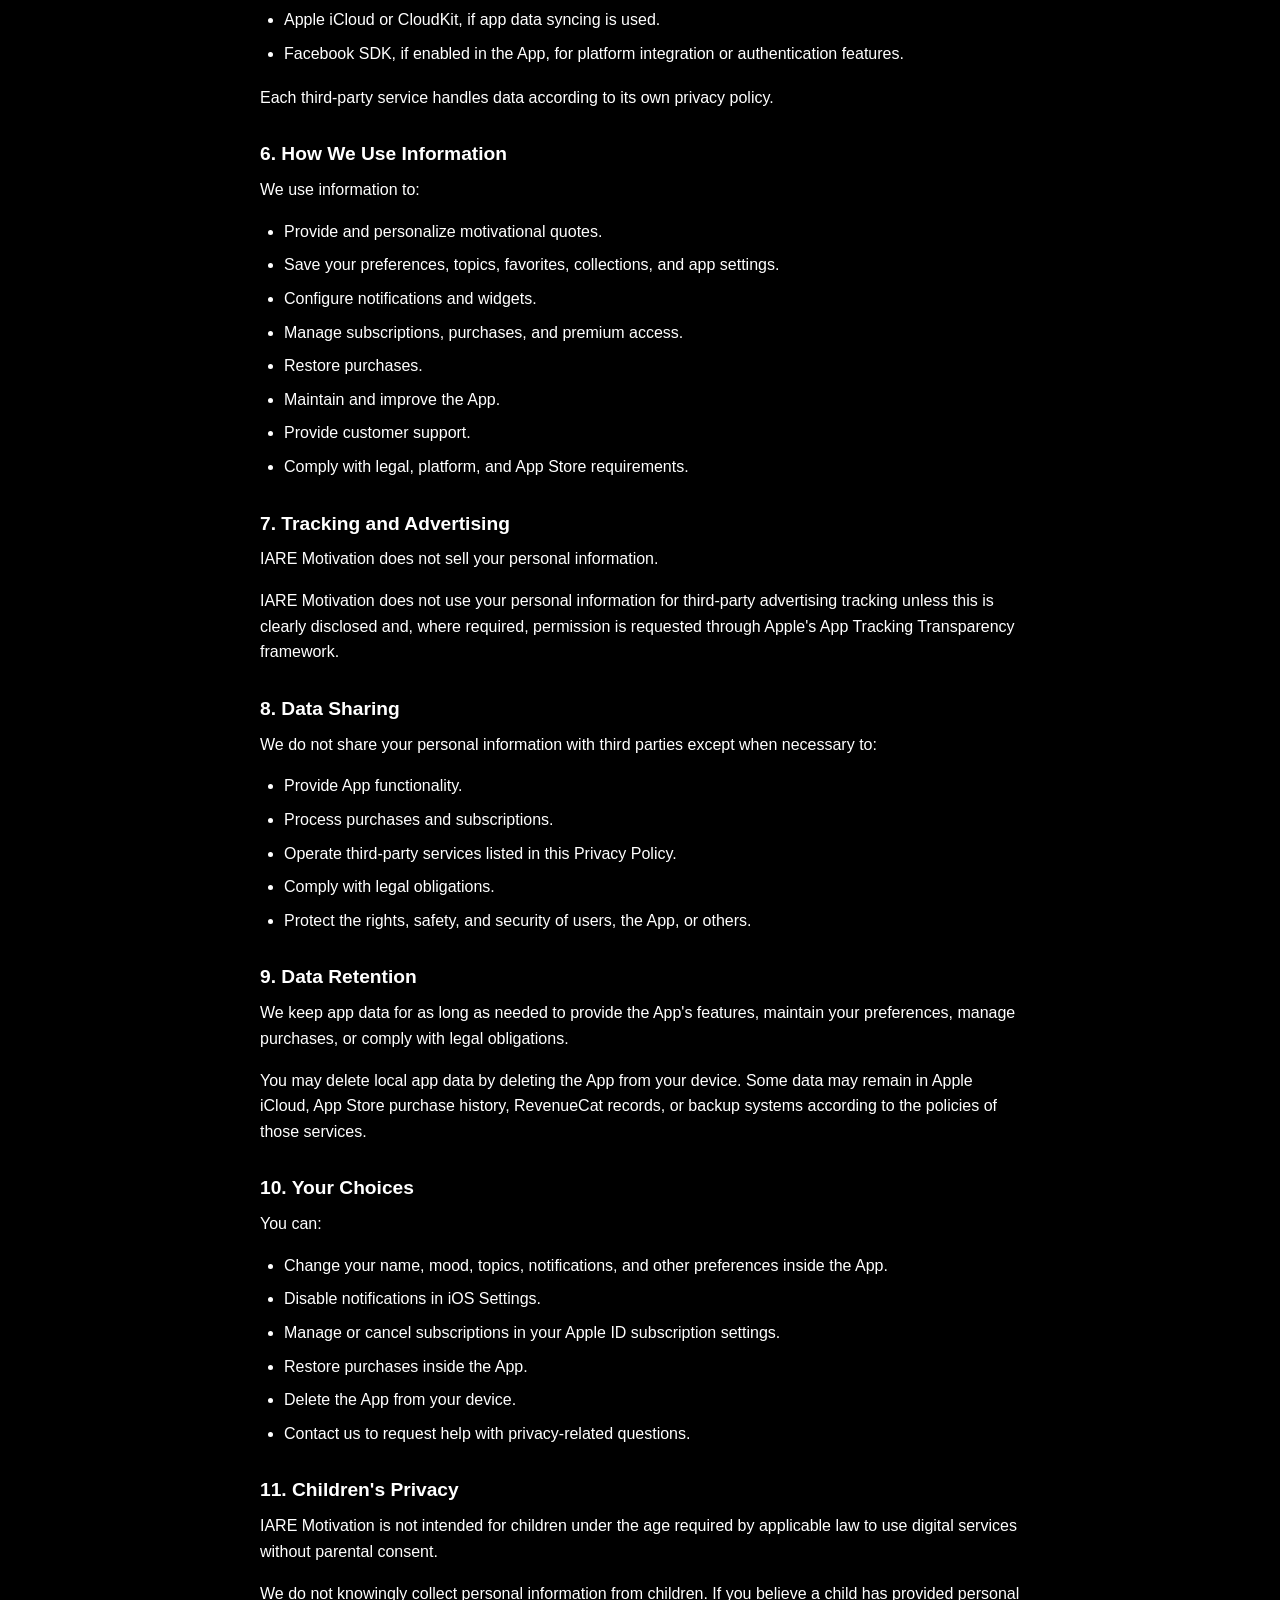
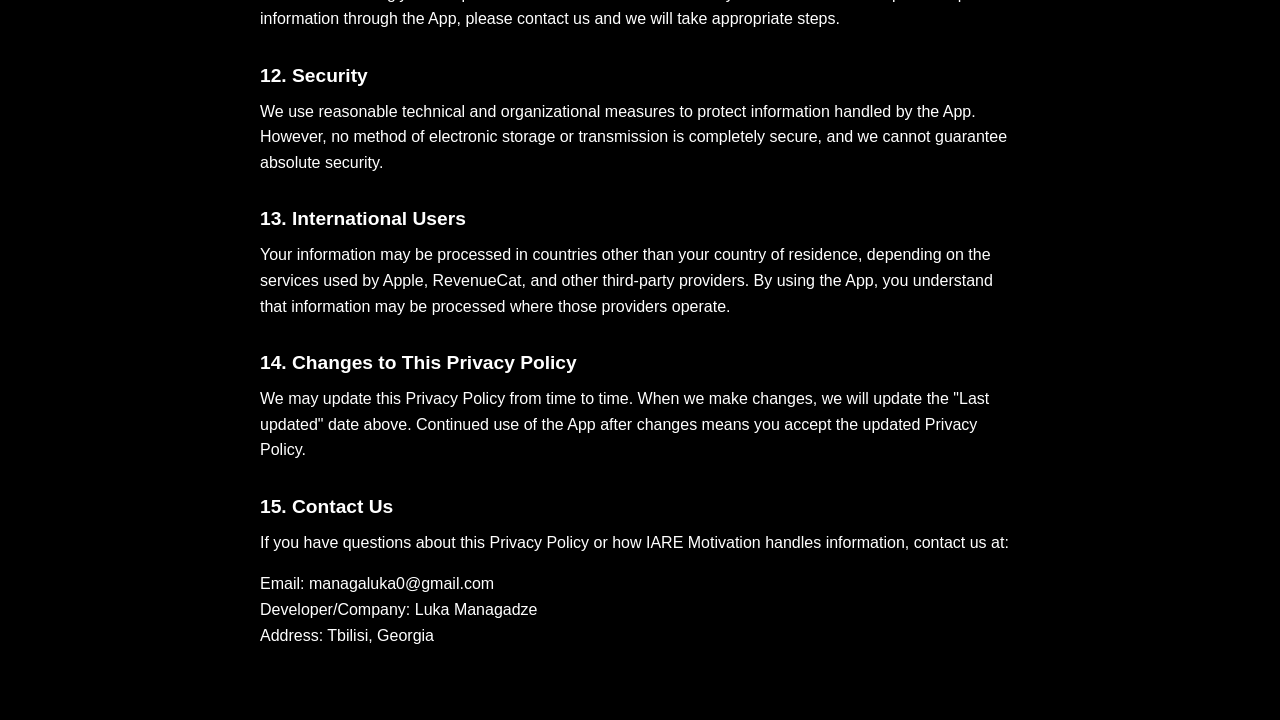
<file: privacy.html>
<!doctype html>
<html lang="en">
<head>
  <meta charset="utf-8">
  <meta name="viewport" content="width=device-width, initial-scale=1">
  <title>IARE Motivation Privacy Policy</title>
  <meta name="description" content="Privacy Policy for the IARE Motivation mobile application.">
  <link rel="stylesheet" href="assets/css/styles.css">
</head>
<body>
  <main class="page document">
    <article>
      <header>
        <h1>Privacy Policy</h1>
        <p class="updated">Last updated: June 8, 2026</p>
      </header>

      <p>This Privacy Policy explains how IARE Motivation ("IARE", "the App", "we", "us", or "our") handles information when you use the IARE Motivation mobile application.</p>

      <p>By using the App, you agree to the practices described in this Privacy Policy.</p>

      <section>
        <h2>1. Information We Collect</h2>
        <p>IARE Motivation is designed to collect only the information needed to provide the app experience.</p>
        <p>We may collect or store the following information:</p>
        <ul>
          <li>Profile information you provide, such as your name.</li>
          <li>Mood and onboarding answers you choose to provide.</li>
          <li>Selected quote topics and preferences.</li>
          <li>Notification preferences, including notification count and preferred time range.</li>
          <li>Favorite quotes, saved quotes, quote collections, recent quotes, and app customization settings.</li>
          <li>Widget preferences, including selected widget topics, refresh frequency, and visual theme.</li>
          <li>Purchase and subscription status, such as whether you have access to IARE Pro.</li>
        </ul>
      </section>

      <section>
        <h2>2. Information Stored On Your Device</h2>
        <p>Some information is stored locally on your device using Apple system storage, such as UserDefaults and Core Data. This may include your preferences, selected topics, favorites, collections, recent quotes, and widget settings.</p>
        <p>If iCloud or Apple private database syncing is enabled by the App or your device, some app data may be synced through Apple services. Apple's handling of that data is governed by Apple's privacy policies and your Apple account settings.</p>
      </section>

      <section>
        <h2>3. Purchases and Subscriptions</h2>
        <p>IARE Motivation offers in-app purchases and subscriptions.</p>
        <p>Payments are processed by Apple through the App Store. We do not receive, collect, or store your credit card number, debit card number, bank information, or full Apple account payment details.</p>
        <p>We may use RevenueCat, a third-party subscription management service, to help manage purchase status, subscriptions, entitlements, renewals, and restore purchases. RevenueCat may process information such as your App User ID, product identifiers, purchase status, transaction receipt information, app version, device information, and subscription entitlement status.</p>
        <p>RevenueCat privacy policy:<br><a href="https://www.revenuecat.com/privacy">https://www.revenuecat.com/privacy</a></p>
      </section>

      <section>
        <h2>4. Notifications</h2>
        <p>If you allow notifications, IARE Motivation may schedule motivational notifications based on your selected preferences, such as notification count, time range, and selected topics.</p>
        <p>You can disable notifications at any time in your device settings.</p>
      </section>

      <section>
        <h2>5. Third-Party Services</h2>
        <p>The App may use third-party services to provide app functionality, purchases, analytics, authentication, or platform integrations.</p>
        <p>These services may include:</p>
        <ul>
          <li>Apple App Store and StoreKit, for in-app purchases and subscription management.</li>
          <li>RevenueCat, for subscription and entitlement management.</li>
          <li>Apple iCloud or CloudKit, if app data syncing is used.</li>
          <li>Facebook SDK, if enabled in the App, for platform integration or authentication features.</li>
        </ul>
        <p>Each third-party service handles data according to its own privacy policy.</p>
      </section>

      <section>
        <h2>6. How We Use Information</h2>
        <p>We use information to:</p>
        <ul>
          <li>Provide and personalize motivational quotes.</li>
          <li>Save your preferences, topics, favorites, collections, and app settings.</li>
          <li>Configure notifications and widgets.</li>
          <li>Manage subscriptions, purchases, and premium access.</li>
          <li>Restore purchases.</li>
          <li>Maintain and improve the App.</li>
          <li>Provide customer support.</li>
          <li>Comply with legal, platform, and App Store requirements.</li>
        </ul>
      </section>

      <section>
        <h2>7. Tracking and Advertising</h2>
        <p>IARE Motivation does not sell your personal information.</p>
        <p>IARE Motivation does not use your personal information for third-party advertising tracking unless this is clearly disclosed and, where required, permission is requested through Apple's App Tracking Transparency framework.</p>
      </section>

      <section>
        <h2>8. Data Sharing</h2>
        <p>We do not share your personal information with third parties except when necessary to:</p>
        <ul>
          <li>Provide App functionality.</li>
          <li>Process purchases and subscriptions.</li>
          <li>Operate third-party services listed in this Privacy Policy.</li>
          <li>Comply with legal obligations.</li>
          <li>Protect the rights, safety, and security of users, the App, or others.</li>
        </ul>
      </section>

      <section>
        <h2>9. Data Retention</h2>
        <p>We keep app data for as long as needed to provide the App's features, maintain your preferences, manage purchases, or comply with legal obligations.</p>
        <p>You may delete local app data by deleting the App from your device. Some data may remain in Apple iCloud, App Store purchase history, RevenueCat records, or backup systems according to the policies of those services.</p>
      </section>

      <section>
        <h2>10. Your Choices</h2>
        <p>You can:</p>
        <ul>
          <li>Change your name, mood, topics, notifications, and other preferences inside the App.</li>
          <li>Disable notifications in iOS Settings.</li>
          <li>Manage or cancel subscriptions in your Apple ID subscription settings.</li>
          <li>Restore purchases inside the App.</li>
          <li>Delete the App from your device.</li>
          <li>Contact us to request help with privacy-related questions.</li>
        </ul>
      </section>

      <section>
        <h2>11. Children's Privacy</h2>
        <p>IARE Motivation is not intended for children under the age required by applicable law to use digital services without parental consent.</p>
        <p>We do not knowingly collect personal information from children. If you believe a child has provided personal information through the App, please contact us and we will take appropriate steps.</p>
      </section>

      <section>
        <h2>12. Security</h2>
        <p>We use reasonable technical and organizational measures to protect information handled by the App. However, no method of electronic storage or transmission is completely secure, and we cannot guarantee absolute security.</p>
      </section>

      <section>
        <h2>13. International Users</h2>
        <p>Your information may be processed in countries other than your country of residence, depending on the services used by Apple, RevenueCat, and other third-party providers. By using the App, you understand that information may be processed where those providers operate.</p>
      </section>

      <section>
        <h2>14. Changes to This Privacy Policy</h2>
        <p>We may update this Privacy Policy from time to time. When we make changes, we will update the "Last updated" date above. Continued use of the App after changes means you accept the updated Privacy Policy.</p>
      </section>

      <section>
        <h2>15. Contact Us</h2>
        <p>If you have questions about this Privacy Policy or how IARE Motivation handles information, contact us at:</p>
        <p>
          Email: managaluka0@gmail.com<br>
          Developer/Company: Luka Managadze<br>
          Address: Tbilisi, Georgia
        </p>
      </section>
    </article>
  </main>
</body>
</html>
</file>
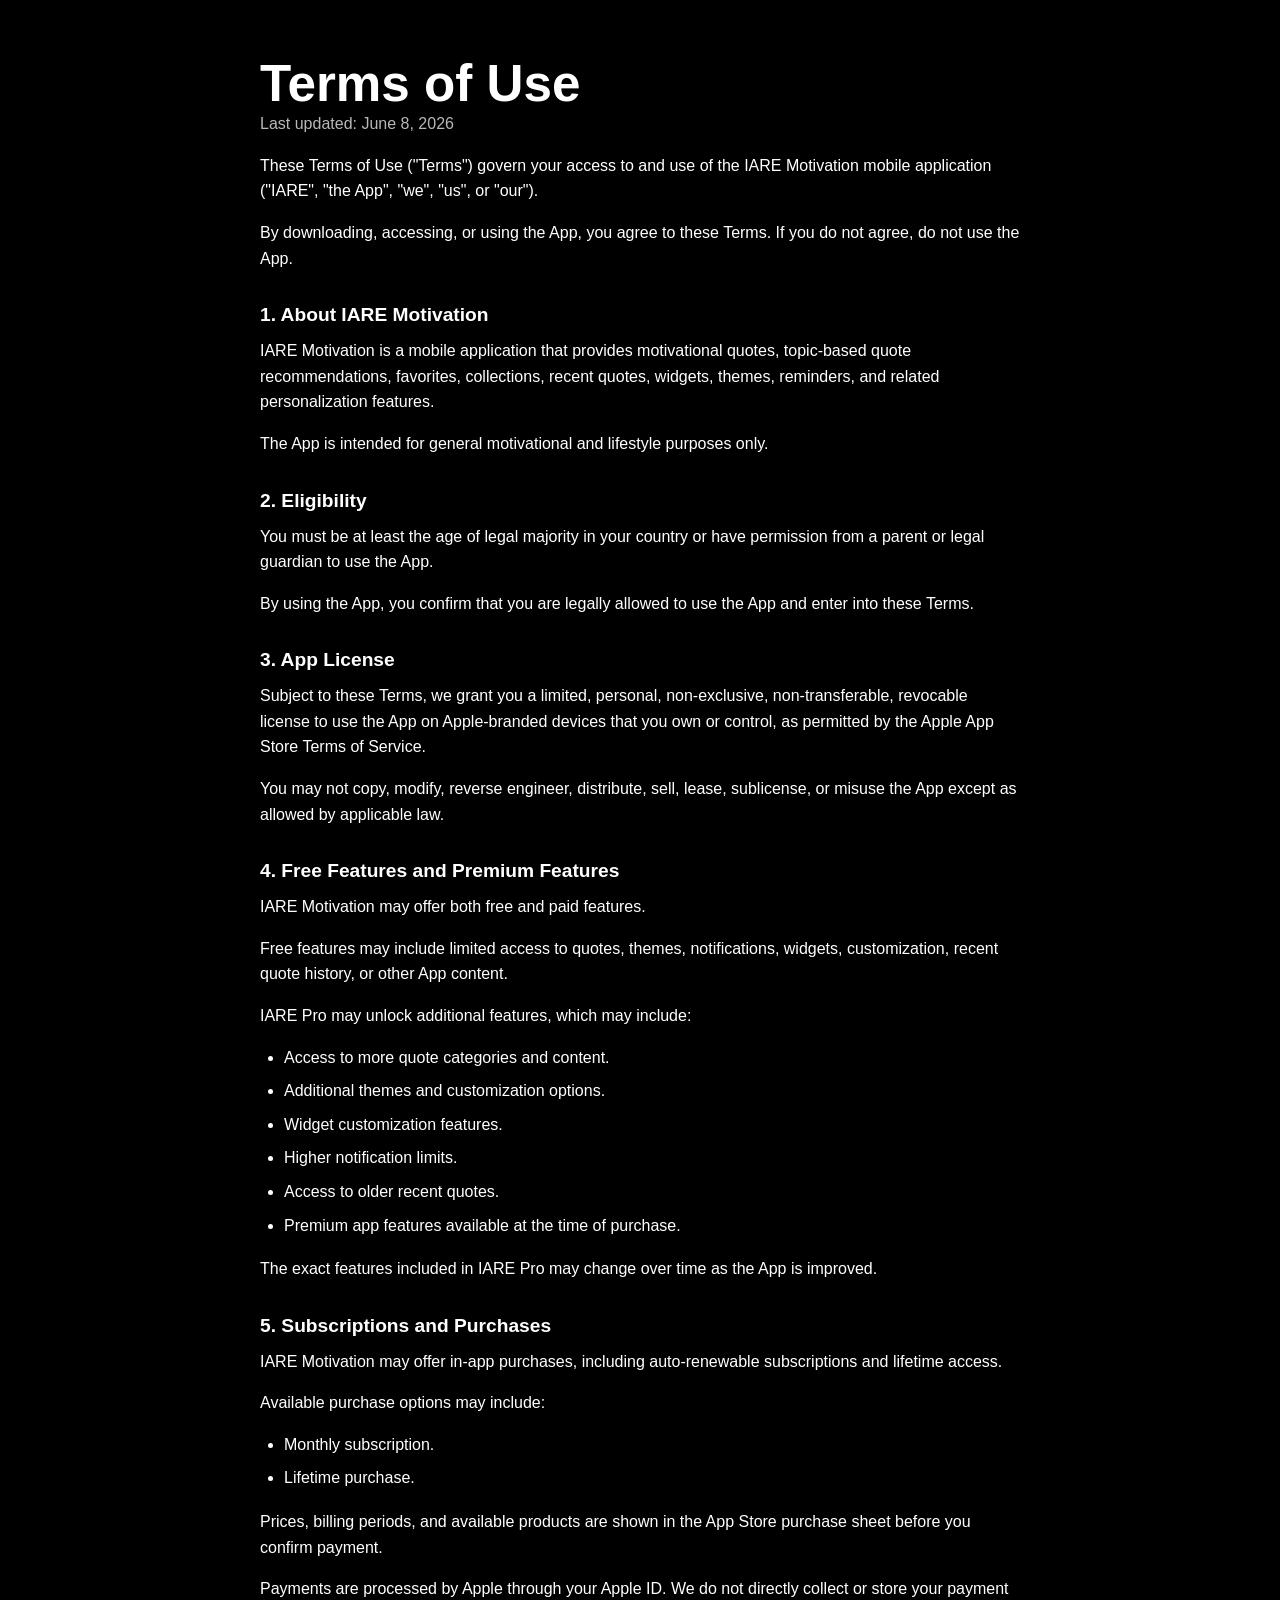
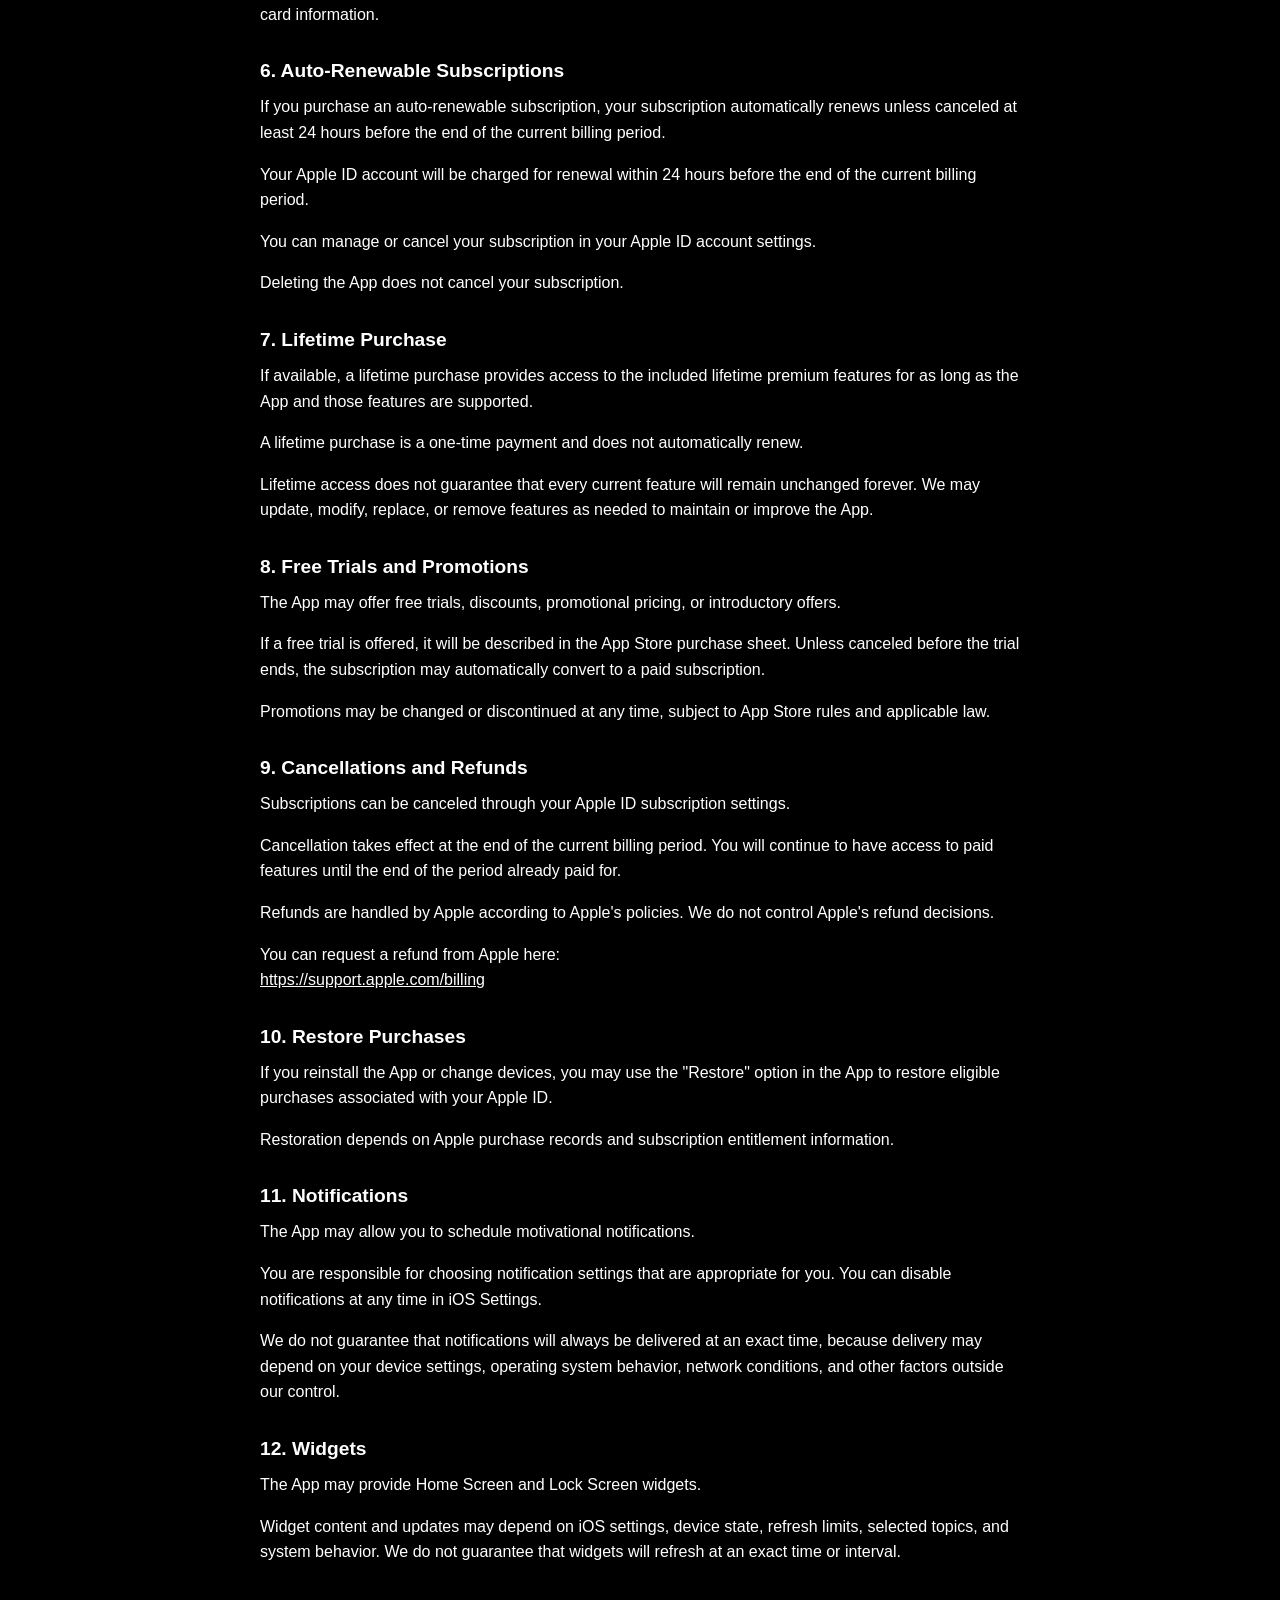
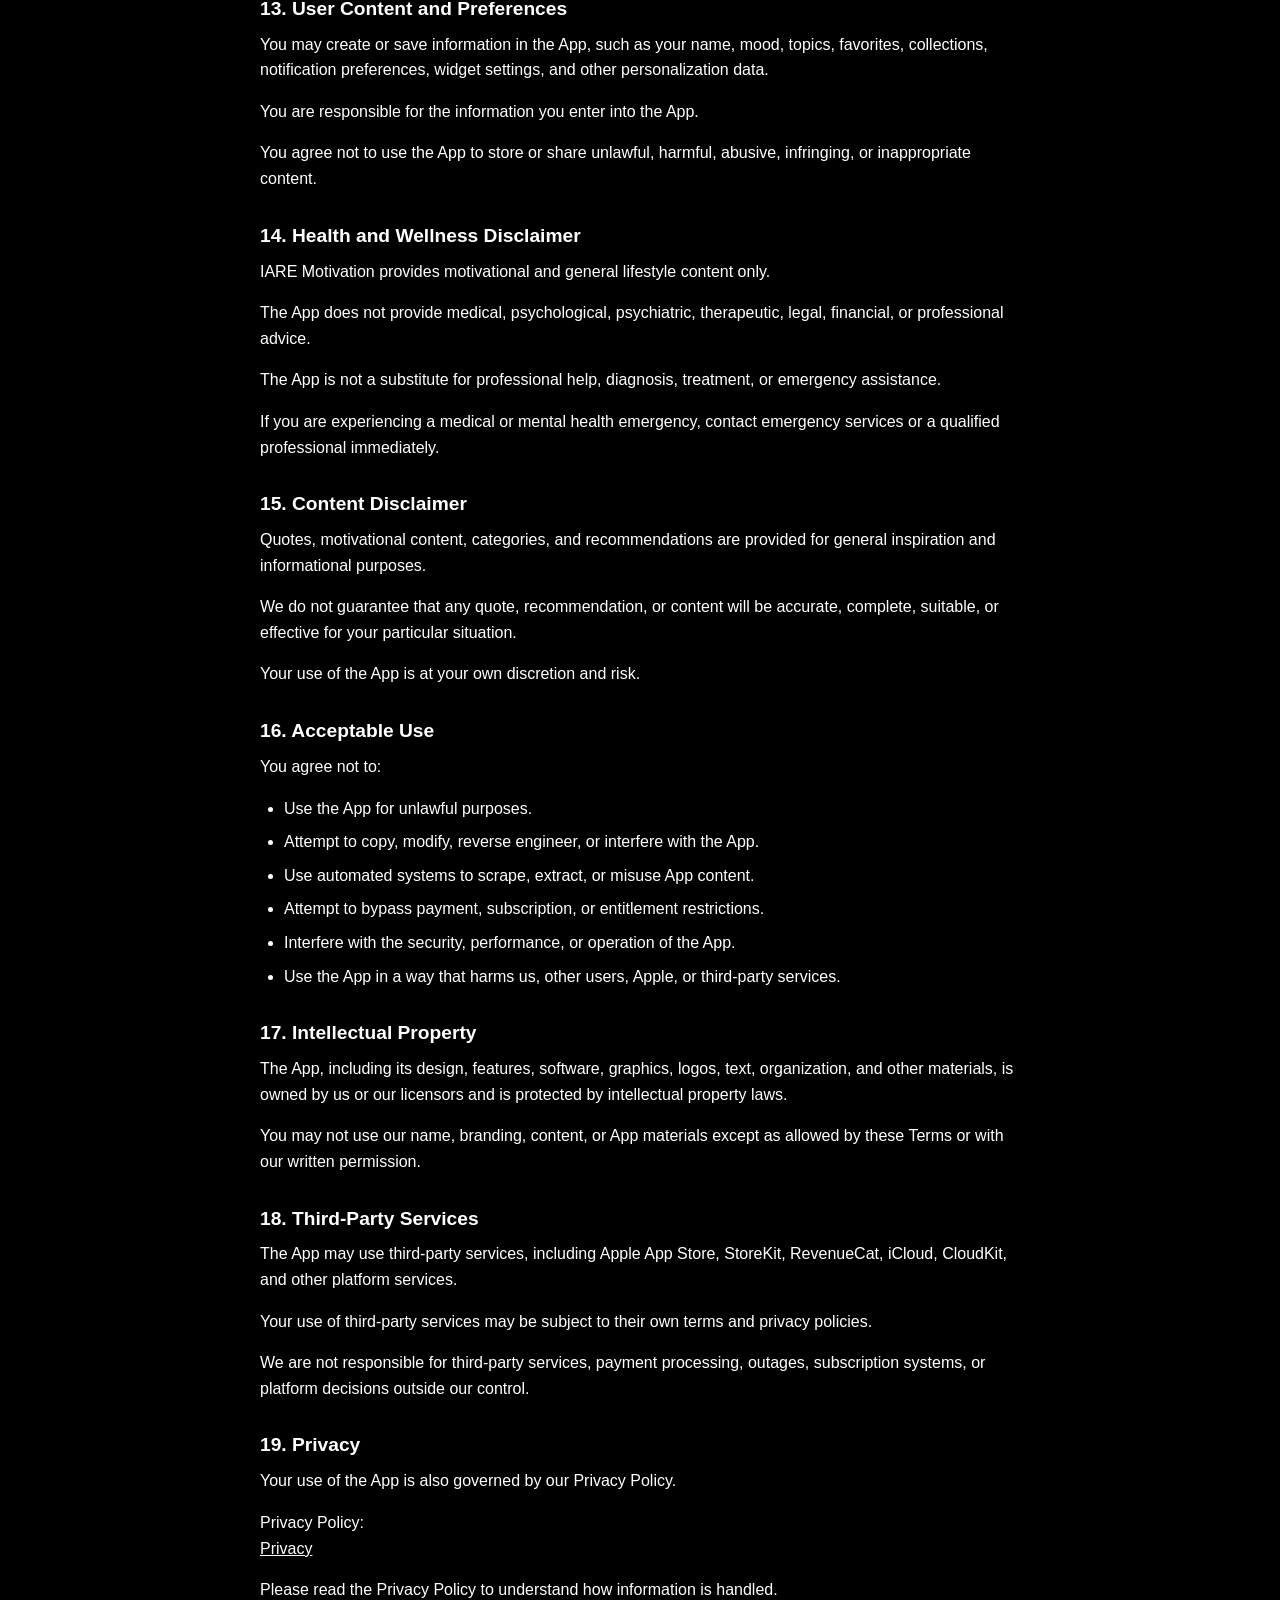
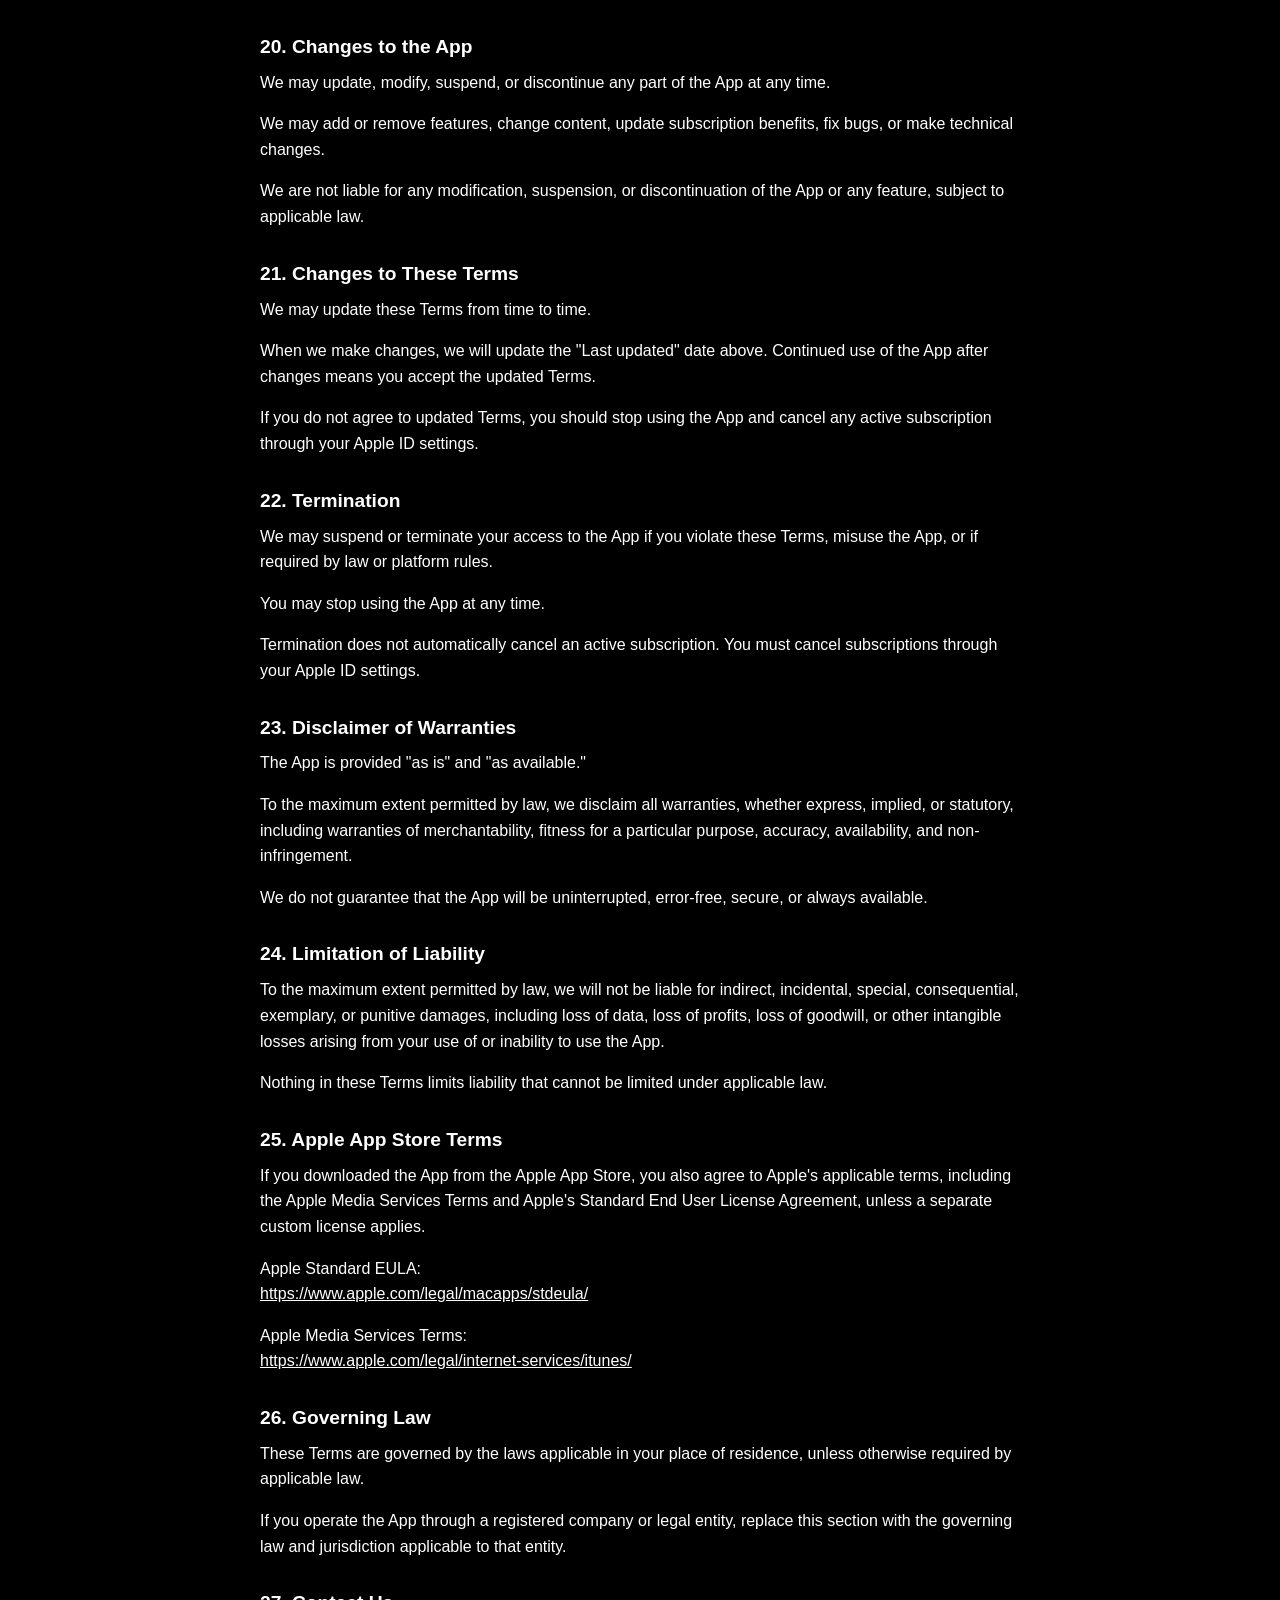
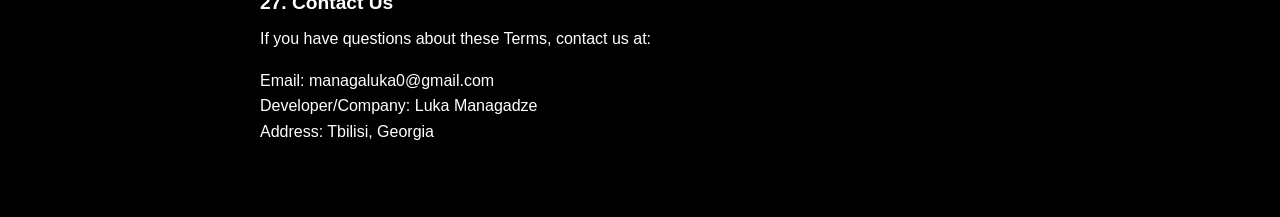
<file: terms.html>
<!doctype html>
<html lang="en">
<head>
  <meta charset="utf-8">
  <meta name="viewport" content="width=device-width, initial-scale=1">
  <title>IARE Motivation Terms of Use</title>
  <meta name="description" content="Terms of Use for the IARE Motivation mobile application.">
  <link rel="stylesheet" href="assets/css/styles.css">
</head>
<body>
  <main class="page document">
    <article>
      <header>
        <h1>Terms of Use</h1>
        <p class="updated">Last updated: June 8, 2026</p>
      </header>

      <p>These Terms of Use ("Terms") govern your access to and use of the IARE Motivation mobile application ("IARE", "the App", "we", "us", or "our").</p>

      <p>By downloading, accessing, or using the App, you agree to these Terms. If you do not agree, do not use the App.</p>

      <section>
        <h2>1. About IARE Motivation</h2>
        <p>IARE Motivation is a mobile application that provides motivational quotes, topic-based quote recommendations, favorites, collections, recent quotes, widgets, themes, reminders, and related personalization features.</p>
        <p>The App is intended for general motivational and lifestyle purposes only.</p>
      </section>

      <section>
        <h2>2. Eligibility</h2>
        <p>You must be at least the age of legal majority in your country or have permission from a parent or legal guardian to use the App.</p>
        <p>By using the App, you confirm that you are legally allowed to use the App and enter into these Terms.</p>
      </section>

      <section>
        <h2>3. App License</h2>
        <p>Subject to these Terms, we grant you a limited, personal, non-exclusive, non-transferable, revocable license to use the App on Apple-branded devices that you own or control, as permitted by the Apple App Store Terms of Service.</p>
        <p>You may not copy, modify, reverse engineer, distribute, sell, lease, sublicense, or misuse the App except as allowed by applicable law.</p>
      </section>

      <section>
        <h2>4. Free Features and Premium Features</h2>
        <p>IARE Motivation may offer both free and paid features.</p>
        <p>Free features may include limited access to quotes, themes, notifications, widgets, customization, recent quote history, or other App content.</p>
        <p>IARE Pro may unlock additional features, which may include:</p>
        <ul>
          <li>Access to more quote categories and content.</li>
          <li>Additional themes and customization options.</li>
          <li>Widget customization features.</li>
          <li>Higher notification limits.</li>
          <li>Access to older recent quotes.</li>
          <li>Premium app features available at the time of purchase.</li>
        </ul>
        <p>The exact features included in IARE Pro may change over time as the App is improved.</p>
      </section>

      <section>
        <h2>5. Subscriptions and Purchases</h2>
        <p>IARE Motivation may offer in-app purchases, including auto-renewable subscriptions and lifetime access.</p>
        <p>Available purchase options may include:</p>
        <ul>
          <li>Monthly subscription.</li>
          <li>Lifetime purchase.</li>
        </ul>
        <p>Prices, billing periods, and available products are shown in the App Store purchase sheet before you confirm payment.</p>
        <p>Payments are processed by Apple through your Apple ID. We do not directly collect or store your payment card information.</p>
      </section>

      <section>
        <h2>6. Auto-Renewable Subscriptions</h2>
        <p>If you purchase an auto-renewable subscription, your subscription automatically renews unless canceled at least 24 hours before the end of the current billing period.</p>
        <p>Your Apple ID account will be charged for renewal within 24 hours before the end of the current billing period.</p>
        <p>You can manage or cancel your subscription in your Apple ID account settings.</p>
        <p>Deleting the App does not cancel your subscription.</p>
      </section>

      <section>
        <h2>7. Lifetime Purchase</h2>
        <p>If available, a lifetime purchase provides access to the included lifetime premium features for as long as the App and those features are supported.</p>
        <p>A lifetime purchase is a one-time payment and does not automatically renew.</p>
        <p>Lifetime access does not guarantee that every current feature will remain unchanged forever. We may update, modify, replace, or remove features as needed to maintain or improve the App.</p>
      </section>

      <section>
        <h2>8. Free Trials and Promotions</h2>
        <p>The App may offer free trials, discounts, promotional pricing, or introductory offers.</p>
        <p>If a free trial is offered, it will be described in the App Store purchase sheet. Unless canceled before the trial ends, the subscription may automatically convert to a paid subscription.</p>
        <p>Promotions may be changed or discontinued at any time, subject to App Store rules and applicable law.</p>
      </section>

      <section>
        <h2>9. Cancellations and Refunds</h2>
        <p>Subscriptions can be canceled through your Apple ID subscription settings.</p>
        <p>Cancellation takes effect at the end of the current billing period. You will continue to have access to paid features until the end of the period already paid for.</p>
        <p>Refunds are handled by Apple according to Apple's policies. We do not control Apple's refund decisions.</p>
        <p>You can request a refund from Apple here:<br><a href="https://support.apple.com/billing">https://support.apple.com/billing</a></p>
      </section>

      <section>
        <h2>10. Restore Purchases</h2>
        <p>If you reinstall the App or change devices, you may use the "Restore" option in the App to restore eligible purchases associated with your Apple ID.</p>
        <p>Restoration depends on Apple purchase records and subscription entitlement information.</p>
      </section>

      <section>
        <h2>11. Notifications</h2>
        <p>The App may allow you to schedule motivational notifications.</p>
        <p>You are responsible for choosing notification settings that are appropriate for you. You can disable notifications at any time in iOS Settings.</p>
        <p>We do not guarantee that notifications will always be delivered at an exact time, because delivery may depend on your device settings, operating system behavior, network conditions, and other factors outside our control.</p>
      </section>

      <section>
        <h2>12. Widgets</h2>
        <p>The App may provide Home Screen and Lock Screen widgets.</p>
        <p>Widget content and updates may depend on iOS settings, device state, refresh limits, selected topics, and system behavior. We do not guarantee that widgets will refresh at an exact time or interval.</p>
      </section>

      <section>
        <h2>13. User Content and Preferences</h2>
        <p>You may create or save information in the App, such as your name, mood, topics, favorites, collections, notification preferences, widget settings, and other personalization data.</p>
        <p>You are responsible for the information you enter into the App.</p>
        <p>You agree not to use the App to store or share unlawful, harmful, abusive, infringing, or inappropriate content.</p>
      </section>

      <section>
        <h2>14. Health and Wellness Disclaimer</h2>
        <p>IARE Motivation provides motivational and general lifestyle content only.</p>
        <p>The App does not provide medical, psychological, psychiatric, therapeutic, legal, financial, or professional advice.</p>
        <p>The App is not a substitute for professional help, diagnosis, treatment, or emergency assistance.</p>
        <p>If you are experiencing a medical or mental health emergency, contact emergency services or a qualified professional immediately.</p>
      </section>

      <section>
        <h2>15. Content Disclaimer</h2>
        <p>Quotes, motivational content, categories, and recommendations are provided for general inspiration and informational purposes.</p>
        <p>We do not guarantee that any quote, recommendation, or content will be accurate, complete, suitable, or effective for your particular situation.</p>
        <p>Your use of the App is at your own discretion and risk.</p>
      </section>

      <section>
        <h2>16. Acceptable Use</h2>
        <p>You agree not to:</p>
        <ul>
          <li>Use the App for unlawful purposes.</li>
          <li>Attempt to copy, modify, reverse engineer, or interfere with the App.</li>
          <li>Use automated systems to scrape, extract, or misuse App content.</li>
          <li>Attempt to bypass payment, subscription, or entitlement restrictions.</li>
          <li>Interfere with the security, performance, or operation of the App.</li>
          <li>Use the App in a way that harms us, other users, Apple, or third-party services.</li>
        </ul>
      </section>

      <section>
        <h2>17. Intellectual Property</h2>
        <p>The App, including its design, features, software, graphics, logos, text, organization, and other materials, is owned by us or our licensors and is protected by intellectual property laws.</p>
        <p>You may not use our name, branding, content, or App materials except as allowed by these Terms or with our written permission.</p>
      </section>

      <section>
        <h2>18. Third-Party Services</h2>
        <p>The App may use third-party services, including Apple App Store, StoreKit, RevenueCat, iCloud, CloudKit, and other platform services.</p>
        <p>Your use of third-party services may be subject to their own terms and privacy policies.</p>
        <p>We are not responsible for third-party services, payment processing, outages, subscription systems, or platform decisions outside our control.</p>
      </section>

      <section>
        <h2>19. Privacy</h2>
        <p>Your use of the App is also governed by our Privacy Policy.</p>
        <p>Privacy Policy:<br><a href="privacy.html">Privacy</a></p>
        <p>Please read the Privacy Policy to understand how information is handled.</p>
      </section>

      <section>
        <h2>20. Changes to the App</h2>
        <p>We may update, modify, suspend, or discontinue any part of the App at any time.</p>
        <p>We may add or remove features, change content, update subscription benefits, fix bugs, or make technical changes.</p>
        <p>We are not liable for any modification, suspension, or discontinuation of the App or any feature, subject to applicable law.</p>
      </section>

      <section>
        <h2>21. Changes to These Terms</h2>
        <p>We may update these Terms from time to time.</p>
        <p>When we make changes, we will update the "Last updated" date above. Continued use of the App after changes means you accept the updated Terms.</p>
        <p>If you do not agree to updated Terms, you should stop using the App and cancel any active subscription through your Apple ID settings.</p>
      </section>

      <section>
        <h2>22. Termination</h2>
        <p>We may suspend or terminate your access to the App if you violate these Terms, misuse the App, or if required by law or platform rules.</p>
        <p>You may stop using the App at any time.</p>
        <p>Termination does not automatically cancel an active subscription. You must cancel subscriptions through your Apple ID settings.</p>
      </section>

      <section>
        <h2>23. Disclaimer of Warranties</h2>
        <p>The App is provided "as is" and "as available."</p>
        <p>To the maximum extent permitted by law, we disclaim all warranties, whether express, implied, or statutory, including warranties of merchantability, fitness for a particular purpose, accuracy, availability, and non-infringement.</p>
        <p>We do not guarantee that the App will be uninterrupted, error-free, secure, or always available.</p>
      </section>

      <section>
        <h2>24. Limitation of Liability</h2>
        <p>To the maximum extent permitted by law, we will not be liable for indirect, incidental, special, consequential, exemplary, or punitive damages, including loss of data, loss of profits, loss of goodwill, or other intangible losses arising from your use of or inability to use the App.</p>
        <p>Nothing in these Terms limits liability that cannot be limited under applicable law.</p>
      </section>

      <section>
        <h2>25. Apple App Store Terms</h2>
        <p>If you downloaded the App from the Apple App Store, you also agree to Apple's applicable terms, including the Apple Media Services Terms and Apple's Standard End User License Agreement, unless a separate custom license applies.</p>
        <p>Apple Standard EULA:<br><a href="https://www.apple.com/legal/macapps/stdeula/">https://www.apple.com/legal/macapps/stdeula/</a></p>
        <p>Apple Media Services Terms:<br><a href="https://www.apple.com/legal/internet-services/itunes/">https://www.apple.com/legal/internet-services/itunes/</a></p>
      </section>

      <section>
        <h2>26. Governing Law</h2>
        <p>These Terms are governed by the laws applicable in your place of residence, unless otherwise required by applicable law.</p>
        <p>If you operate the App through a registered company or legal entity, replace this section with the governing law and jurisdiction applicable to that entity.</p>
      </section>

      <section>
        <h2>27. Contact Us</h2>
        <p>If you have questions about these Terms, contact us at:</p>
        <p>
          Email: managaluka0@gmail.com<br>
          Developer/Company: Luka Managadze<br>
          Address: Tbilisi, Georgia
        </p>
      </section>
    </article>
  </main>
</body>
</html>
</file>
<file: styles.css>
:root {
  color-scheme: light;
  --background: #f7f7f4;
  --surface: #ffffff;
  --text: #202124;
  --muted: #666d73;
  --border: #dadde1;
  --accent: #0f766e;
  --accent-dark: #115e59;
}

* {
  box-sizing: border-box;
}

body {
  margin: 0;
  background: var(--background);
  color: var(--text);
  font-family: -apple-system, BlinkMacSystemFont, "Segoe UI", sans-serif;
  line-height: 1.6;
}

a {
  color: var(--accent-dark);
}

.page {
  width: min(920px, calc(100% - 32px));
  margin: 0 auto;
  padding: 56px 0;
}

.hero {
  margin-bottom: 32px;
}

.eyebrow {
  margin: 0 0 8px;
  color: var(--accent-dark);
  font-size: 0.78rem;
  font-weight: 700;
  letter-spacing: 0;
  text-transform: uppercase;
}

h1 {
  margin: 0;
  font-size: clamp(2rem, 4vw, 3.5rem);
  line-height: 1.08;
}

.lede {
  max-width: 640px;
  margin: 16px 0 0;
  color: var(--muted);
  font-size: 1.08rem;
}

.links {
  display: grid;
  gap: 16px;
}

.document-link {
  display: grid;
  gap: 4px;
  padding: 20px;
  border: 1px solid var(--border);
  border-radius: 8px;
  background: var(--surface);
  color: var(--text);
  text-decoration: none;
}

.document-link:hover {
  border-color: var(--accent);
}

.document-link span {
  font-size: 1.15rem;
  font-weight: 700;
}

.document-link small {
  color: var(--muted);
  font-size: 0.96rem;
}

.top-nav {
  display: flex;
  flex-wrap: wrap;
  gap: 16px;
  margin-bottom: 40px;
}

.top-nav a {
  font-weight: 700;
  text-decoration: none;
}

.document article {
  max-width: 760px;
  margin: 0 auto;
  padding: 0;
}

.document h2 {
  margin: 32px 0 10px;
  font-size: 1.2rem;
  line-height: 1.3;
}

.document p {
  margin: 0 0 16px;
}

.document ul {
  margin: 0 0 18px;
  padding-left: 24px;
}

.document li {
  margin: 0 0 8px;
}

.updated {
  margin: 12px 0 32px;
  color: var(--muted);
}

@media (max-width: 640px) {
  .page {
    width: min(100% - 24px, 920px);
    padding: 32px 0;
  }

  .document article {
    padding: 0;
  }
}
</file>
<file: assets/css/styles.css>
:root {
  color-scheme: dark;
  --background: #000000;
  --surface: #111111;
  --text: #ffffff;
  --muted: #b8b8b8;
  --border: #2f2f2f;
  --accent: #ffffff;
  --accent-dark: #ffffff;
}

* {
  box-sizing: border-box;
}

body {
  margin: 0;
  background: var(--background);
  color: var(--text);
  font-family: -apple-system, BlinkMacSystemFont, "Segoe UI", sans-serif;
  line-height: 1.6;
}

a {
  color: var(--accent-dark);
}

.page {
  width: min(920px, calc(100% - 32px));
  margin: 0 auto;
  padding: 56px 0;
}

.hero {
  margin-bottom: 32px;
}

.eyebrow {
  margin: 0 0 8px;
  color: var(--accent-dark);
  font-size: 0.78rem;
  font-weight: 700;
  letter-spacing: 0;
  text-transform: uppercase;
}

h1 {
  margin: 0;
  font-size: clamp(2rem, 4vw, 3.5rem);
  line-height: 1.08;
}

.lede {
  max-width: 640px;
  margin: 16px 0 0;
  color: var(--muted);
  font-size: 1.08rem;
}

.links {
  display: grid;
  gap: 16px;
}

.document-link {
  display: grid;
  gap: 4px;
  padding: 20px;
  border: 1px solid var(--border);
  border-radius: 8px;
  background: var(--surface);
  color: var(--text);
  text-decoration: none;
}

.document-link:hover {
  border-color: var(--accent);
  background: #181818;
}

.document-link span {
  font-size: 1.15rem;
  font-weight: 700;
}

.document-link small {
  color: var(--muted);
  font-size: 0.96rem;
}

.top-nav {
  display: flex;
  flex-wrap: wrap;
  gap: 16px;
  margin-bottom: 40px;
}

.top-nav a {
  font-weight: 700;
  text-decoration: none;
}

.document article {
  max-width: 760px;
  margin: 0 auto;
  padding: 0;
}

.document h2 {
  margin: 32px 0 10px;
  font-size: 1.2rem;
  line-height: 1.3;
}

.document p {
  margin: 0 0 16px;
}

.document ul {
  margin: 0 0 18px;
  padding-left: 24px;
}

.document li {
  margin: 0 0 8px;
}

.updated {
  margin: 12px 0 32px;
  color: var(--muted);
}

@media (max-width: 640px) {
  .page {
    width: min(100% - 24px, 920px);
    padding: 32px 0;
  }

  .document article {
    padding: 0;
  }
}
</file>
